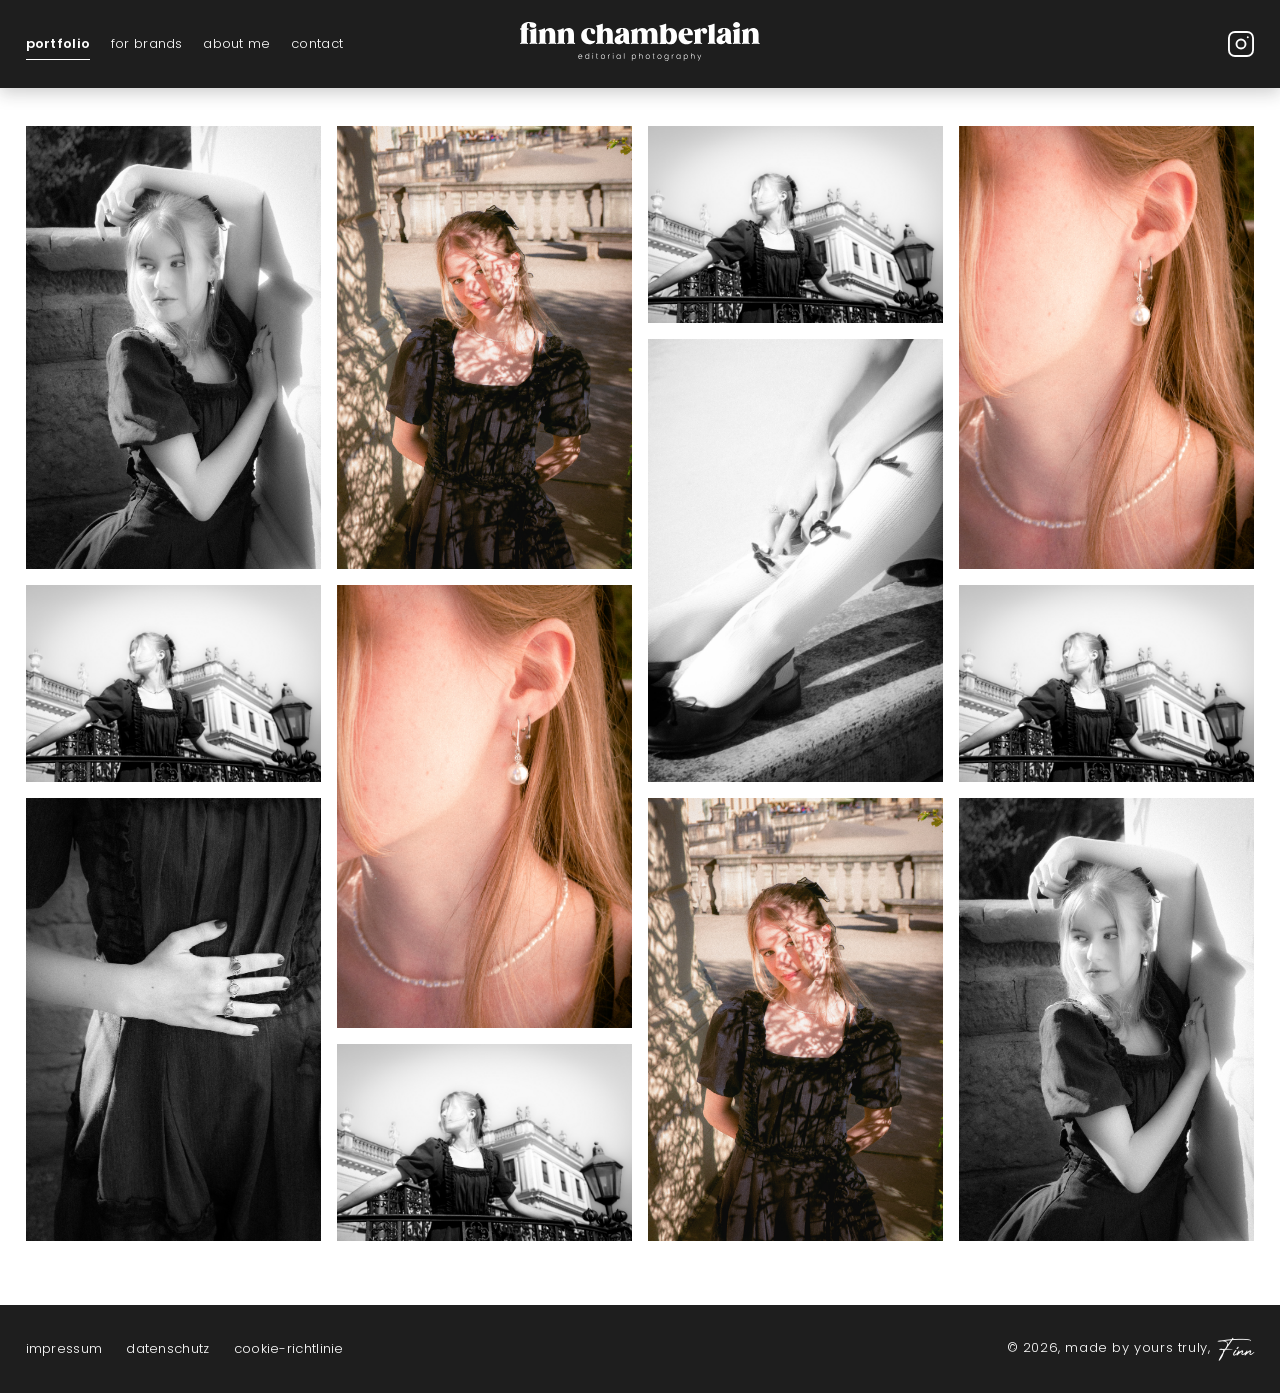
<file: index.html>
<!doctype html>
<html lang="de">
<head>
  <meta charset="utf-8">
  <meta name="viewport" content="width=device-width, initial-scale=1">
  <meta name="description" content="Finn Chamberlain — Porträt-, Fashion- und Editorial-Fotografie.">
  <meta name="theme-color" content="#1E1E1E">
  <title>portfolio — finn chamberlain</title>
  <link rel="stylesheet" href="styles.css?v=editorial-1">
  <script src="image-protection.js" defer></script>
  <script src="foto-daten.js?v=metadata-1" defer></script>
  <script src="script.js?v=metadata-2" defer></script>
</head>
<body>
  <a class="skip-link" href="#main">Zum Inhalt</a>
  <header class="site-header">
    <div class="header-inner">
      <a class="wordmark" href="index.html" aria-label="Finn Chamberlain, Startseite"><img src="logo/finn-chamberlain-logo.svg" alt="Finn Chamberlain — cinematic photography" width="209" height="34"></a>
      <nav aria-label="Hauptnavigation">
        <a href="index.html" aria-current="page">portfolio</a>
        <a href="brands.html">for brands</a>
        <a href="about.html">about me</a>
        <a href="contact.html">contact</a>
      </nav>
      <a class="instagram-link" href="https://www.instagram.com/finnxchamberlain/" target="_blank" rel="noopener noreferrer" aria-label="Finn Chamberlain auf Instagram (neuer Tab)"><img src="resources/instagram.svg" alt="" width="16" height="16"></a>
    </div>
  </header>
  <main id="main" class="page portfolio-page">
    <h1 class="visually-hidden">Finn Chamberlain — Portfolio</h1>
    <section class="portfolio-gallery" aria-label="Ausgewählte Fotografien">
      <div class="portfolio-column">
        <figure class="portfolio-photo"><img src="fotos/DSC01236.jpg" width="952" height="1427" alt="Schwarz-Weiß-Porträt an einer Säule der Orangerie, ein Arm über dem Kopf." fetchpriority="high" decoding="async"></figure>
        <figure class="portfolio-photo is-landscape"><img src="fotos/DSC00937.jpg" width="1500" height="1000" alt="Ein Model am schmiedeeisernen Geländer vor der Orangerie, in Schwarz-Weiß." decoding="async"></figure>
        <figure class="portfolio-photo"><img src="fotos/DSC01363.jpg" width="786" height="1179" alt="Detail einer Hand mit Ringen auf einem schwarzen Kleid." decoding="async"></figure>
      </div>
      <div class="portfolio-column">
        <figure class="portfolio-photo"><img src="fotos/DSC01395-fertig.jpg" width="975" height="1462" alt="Porträt im schwarzen Kleid mit Blattschatten im Gesicht." loading="lazy" decoding="async"></figure>
        <figure class="portfolio-photo"><img src="fotos/DSC01354.jpg" width="691" height="1036" alt="Perlenohrring und Halskette im warmen Sonnenlicht." loading="lazy" decoding="async"></figure>
        <figure class="portfolio-photo is-landscape"><img src="fotos/DSC00937.jpg" width="1500" height="1000" alt="Ein Model am schmiedeeisernen Geländer vor der Orangerie, in Schwarz-Weiß." loading="lazy" decoding="async"></figure>
      </div>
      <div class="portfolio-column">
        <figure class="portfolio-photo is-landscape"><img src="fotos/DSC00937.jpg" width="1500" height="1000" alt="Ein Model am schmiedeeisernen Geländer vor der Orangerie, in Schwarz-Weiß." loading="lazy" decoding="async"></figure>
        <figure class="portfolio-photo"><img src="fotos/ines-orangerie-007.jpg" width="1559" height="2339" alt="Schwarz-Weiß-Detail von Händen mit Ringen, weißen Strümpfen und schwarzen Schuhen auf einer Steintreppe." loading="lazy" decoding="async"></figure>
        <figure class="portfolio-photo"><img src="fotos/DSC01395-fertig.jpg" width="975" height="1462" alt="Porträt im schwarzen Kleid mit Blattschatten im Gesicht." loading="lazy" decoding="async"></figure>
      </div>
      <div class="portfolio-column">
        <figure class="portfolio-photo"><img src="fotos/DSC01354.jpg" width="691" height="1036" alt="Perlenohrring und Halskette im warmen Sonnenlicht." loading="lazy" decoding="async"></figure>
        <figure class="portfolio-photo is-landscape"><img src="fotos/DSC00937.jpg" width="1500" height="1000" alt="Ein Model am schmiedeeisernen Geländer vor der Orangerie, in Schwarz-Weiß." loading="lazy" decoding="async"></figure>
        <figure class="portfolio-photo"><img src="fotos/DSC01236.jpg" width="952" height="1427" alt="Schwarz-Weiß-Porträt an einer Säule der Orangerie, ein Arm über dem Kopf." loading="lazy" decoding="async"></figure>
      </div>
    </section>
  </main>
  <footer class="site-footer">
    <nav aria-label="Rechtliches"><a href="impressum.html">impressum</a><a href="datenschutz.html">datenschutz</a><a href="cookie-richtlinie.html">cookie-richtlinie</a></nav>
    <span class="footer-credit">© 2026, made by yours truly, <span class="signature">Finn</span></span>
  </footer>
</body>
</html>
</file>
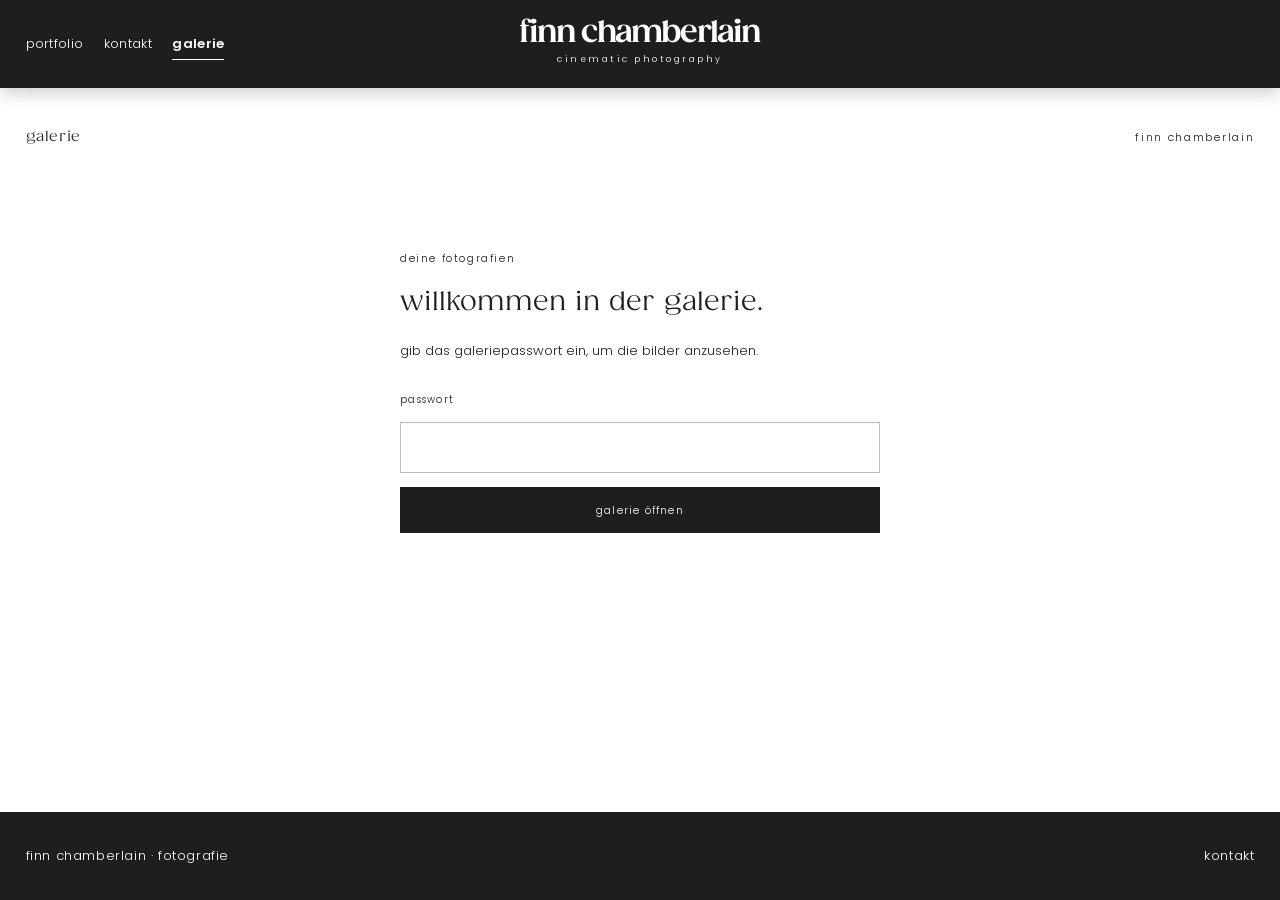
<file: galerie/index.html>
<!doctype html>
<html lang="de">
<head>
  <meta charset="utf-8">
  <meta name="viewport" content="width=device-width, initial-scale=1">
  <meta name="robots" content="noindex, nofollow">
  <meta name="theme-color" content="#111111">
  <title>galerie — finn chamberlain</title>
  <link rel="stylesheet" href="../styles.css?v=editorial-1">
  <link rel="stylesheet" href="gallery.css?v=editorial-1">
  <script src="../image-protection.js" defer></script>
  <script src="config.js" defer></script>
  <script src="local-hint.js" defer></script>
  <script type="module" src="gallery.mjs?v=sidebar-2"></script>
</head>
<body>
  <a class="skip-link" href="#main">Zum Inhalt</a>
  <header class="site-header"><div class="header-inner">
    <a class="wordmark" href="../index.html">finn chamberlain<span>cinematic photography</span></a>
    <nav aria-label="Hauptnavigation"><a href="../index.html">Portfolio</a><a href="../contact.html">Kontakt</a><a href="./" aria-current="page">Galerie</a></nav>
  </div></header>
  <main id="main" class="page gallery-page customer-gallery-page">
    <div class="series-heading"><h1>Galerie</h1><p>Finn Chamberlain</p></div>
    <noscript><p class="message">Bitte aktiviere JavaScript, um die Galerie zu öffnen.</p></noscript>
    <section id="gate" class="gallery-gate" aria-labelledby="gate-title">
      <p class="form-eyebrow">Deine Fotografien</p>
      <h2 id="gate-title">Willkommen in der Galerie.</h2>
      <p>gib das galeriepasswort ein, um die bilder anzusehen.</p>
      <form id="password-form" class="gallery-form">
        <label for="gallery-password">Passwort</label>
        <input id="gallery-password" type="password" autocomplete="current-password" required aria-describedby="login-status">
        <button class="solid-button" type="submit">Galerie öffnen</button>
        <p id="login-status" class="status-message" role="status"></p>
      </form>
    </section>
    <section id="collection" class="gallery-layout" hidden aria-label="Fotogalerie">
      <aside class="gallery-sidebar" aria-labelledby="sidebar-title">
        <button id="close-sidebar" class="text-button drawer-close" type="button" hidden>Schließen ×</button>
        <p class="form-eyebrow">Für dich bereitgestellt</p>
        <h2 id="sidebar-title">Deine Galerie.</h2>
        <dl class="gallery-facts">
          <div class="gallery-count-row"><dt>Fotografien</dt><dd id="photo-count">—</dd></div>
          <div><dt>Gesamtgröße</dt><dd id="total-size">—</dd></div>
          <div><dt>Dateiformate</dt><dd id="photo-formats">—</dd></div>
          <div><dt>Dateigrößen</dt><dd id="file-size-range">—</dd></div>
          <div><dt>Stand der Galerie</dt><dd><time id="gallery-updated">—</time></dd></div>
        </dl>
        <div class="sidebar-guide"><h3>einzelne bilder</h3><p>ein foto anklicken, um es vollständig anzusehen. mit den pfeiltasten wechselst du zwischen den bildern.</p></div>
        <div class="sidebar-actions"><button id="refresh-gallery" class="text-button" type="button">Aktualisieren</button><button id="lock-gallery" class="text-button" type="button">Abmelden</button></div>
        <a class="sidebar-contact" href="../contact.html">Fragen zu deinen Fotos? Kontakt ↗</a>
      </aside>
      <div class="gallery-content">
        <button id="open-sidebar" class="solid-button mobile-sidebar-button" type="button" aria-haspopup="dialog" aria-controls="gallery-drawer">galerie-infos</button>
        <div class="collection-heading"><h2>Alle Fotografien</h2><p>Zum Vergrößern anklicken</p></div>
        <p id="gallery-status" class="status-message" role="status"></p>
        <div id="empty-gallery" class="empty-state" hidden><h3>Noch keine Fotos.</h3><p>Sobald die ersten Bilder veröffentlicht sind, erscheinen sie hier.</p></div>
        <div id="photo-grid" class="customer-grid"></div>
      </div>
    </section>
  </main>
  <footer class="site-footer"><span>Finn Chamberlain · Fotografie</span><a href="../contact.html">Kontakt</a></footer>
  <dialog id="gallery-drawer" class="gallery-drawer" aria-labelledby="sidebar-title"></dialog>
  <dialog id="photo-viewer" class="photo-viewer" aria-label="Vergrößerte Bildansicht">
    <div class="viewer-toolbar"><div><span id="viewer-counter"></span><p id="viewer-meta" class="viewer-meta"></p></div><button id="close-viewer" class="text-button" type="button" autofocus>Schließen ×</button></div>
    <div class="viewer-stage"><img id="viewer-image" alt=""></div>
    <div class="viewer-footer">
      <button id="previous-photo" class="text-button" type="button" aria-label="Vorheriges Foto">← Zurück</button>
      <button id="next-photo" class="text-button" type="button" aria-label="Nächstes Foto">Weiter →</button>
    </div>
  </dialog>
</body>
</html>
</file>
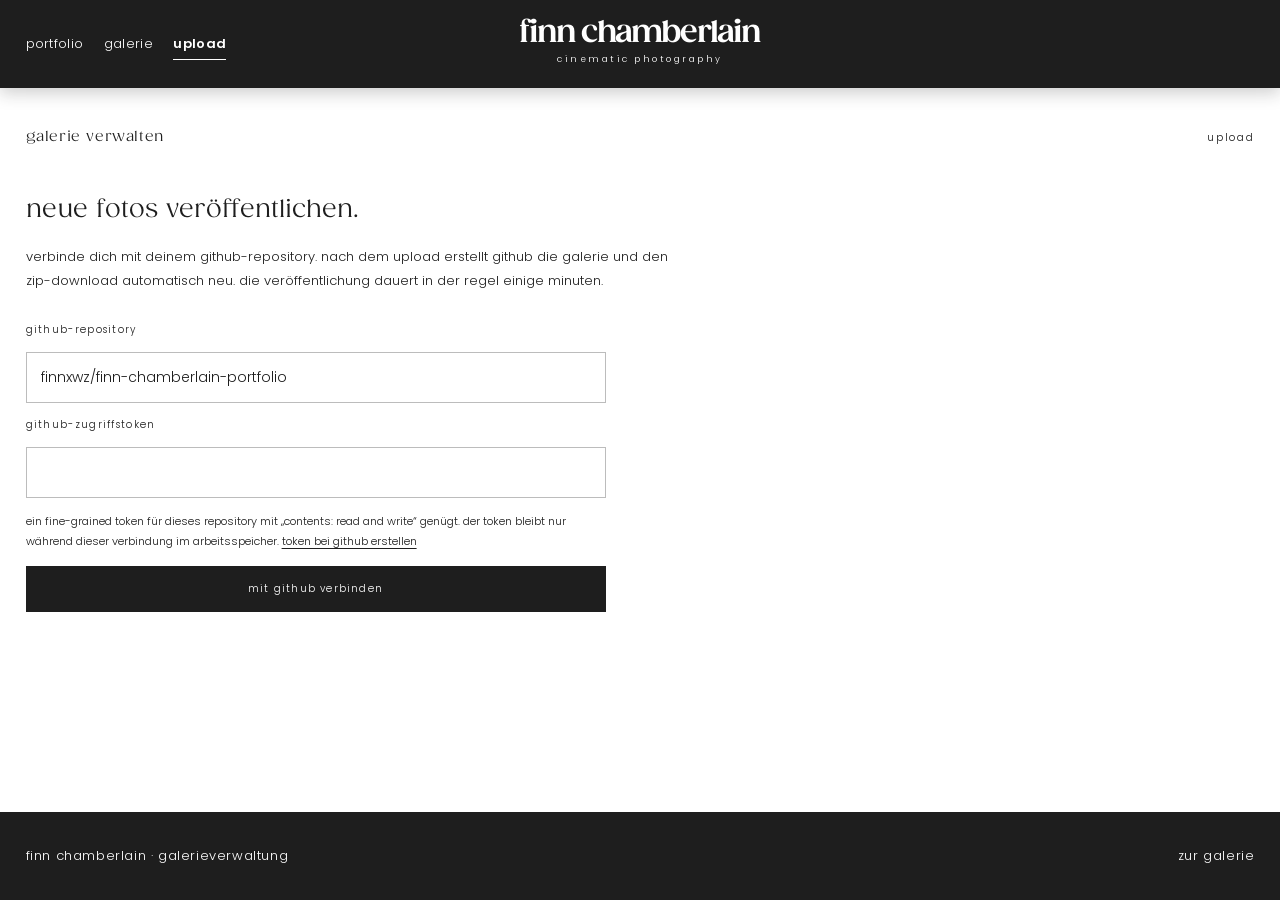
<file: galerie/admin/index.html>
<!doctype html>
<html lang="de">
<head>
  <meta charset="utf-8">
  <meta name="viewport" content="width=device-width, initial-scale=1">
  <meta name="robots" content="noindex, nofollow">
  <meta name="theme-color" content="#111111">
  <title>fotos hochladen — finn chamberlain</title>
  <link rel="stylesheet" href="../../styles.css?v=editorial-1">
  <link rel="stylesheet" href="../gallery.css?v=editorial-1">
  <script src="../../image-protection.js" defer></script>
  <script src="../config.js" defer></script>
  <script src="../local-hint.js" defer></script>
  <script type="module" src="admin.mjs"></script>
</head>
<body>
  <a class="skip-link" href="#main">Zum Inhalt</a>
  <header class="site-header"><div class="header-inner">
    <a class="wordmark" href="../../index.html">finn chamberlain<span>cinematic photography</span></a>
    <nav aria-label="Hauptnavigation"><a href="../../index.html">Portfolio</a><a href="../">Galerie</a><a href="./" aria-current="page">Upload</a></nav>
  </div></header>
  <main id="main" class="page gallery-page">
    <div class="series-heading"><h1>Galerie verwalten</h1><p>Upload</p></div>
    <noscript><p>Bitte aktiviere JavaScript, um Fotos hochzuladen.</p></noscript>
    <div class="admin-intro"><h2>Neue Fotos veröffentlichen.</h2><p>Verbinde dich mit deinem GitHub-Repository. Nach dem Upload erstellt GitHub die Galerie und den ZIP-Download automatisch neu. Die Veröffentlichung dauert in der Regel einige Minuten.</p></div>
    <form id="connect-form" class="gallery-form admin-connect" autocomplete="off">
      <label for="repository">GitHub-Repository</label>
      <input id="repository" type="text" placeholder="benutzername/portfolio" required autocapitalize="none" spellcheck="false">
      <label for="github-token">GitHub-Zugriffstoken</label>
      <input id="github-token" type="password" autocomplete="off" required aria-describedby="token-help connect-status">
      <p id="token-help" class="form-help">Ein Fine-grained Token für dieses Repository mit „Contents: Read and write“ genügt. Der Token bleibt nur während dieser Verbindung im Arbeitsspeicher. <a href="https://github.com/settings/personal-access-tokens/new" target="_blank" rel="noopener noreferrer">Token bei GitHub erstellen</a></p>
      <button class="solid-button" type="submit">Mit GitHub verbinden</button>
      <p id="connect-status" class="status-message" role="status"></p>
    </form>
    <section id="uploader" hidden aria-label="Fotos hochladen">
      <div class="gallery-toolbar"><div><h2>Verbunden</h2><p id="connected-repo" class="muted-copy"></p></div><button id="disconnect" class="text-button" type="button">Verbindung trennen</button></div>
      <div id="upload-zone" class="upload-zone">
        <label for="photo-files">Fotos auswählen oder hierher ziehen</label>
        <input id="photo-files" type="file" accept=".jpg,.jpeg,.png,.webp" multiple>
        <p>JPG, PNG oder WebP · maximal 20 MB pro Foto · bis zu 100 Fotos pro Upload.<br>Neue Bilder werden hinzugefügt. Vorhandene Fotos werden nicht überschrieben.</p>
      </div>
      <ul id="file-list" class="upload-files" aria-label="Ausgewählte Dateien"></ul>
      <p id="selection-status" class="status-message" role="status"></p>
      <progress id="upload-progress" class="upload-progress" value="0" max="1" aria-label="Upload-Fortschritt" hidden></progress>
      <div class="upload-actions"><button id="upload-button" class="solid-button" type="button" disabled>Fotos veröffentlichen</button><button id="clear-selection" class="text-button" type="button" disabled>Auswahl leeren</button></div>
      <p id="upload-status" class="status-message" role="status"></p>
      <div id="result-links" class="result-links" hidden><a id="workflow-link" target="_blank" rel="noopener noreferrer">Veröffentlichung bei GitHub prüfen</a><a href="../" target="_blank" rel="noopener noreferrer">Galerie öffnen</a><a id="commit-link" target="_blank" rel="noopener noreferrer" hidden>Upload im Repository ansehen</a></div>
    </section>
  </main>
  <footer class="site-footer"><span>Finn Chamberlain · Galerieverwaltung</span><a href="../">Zur Galerie</a></footer>
</body>
</html>
</file>
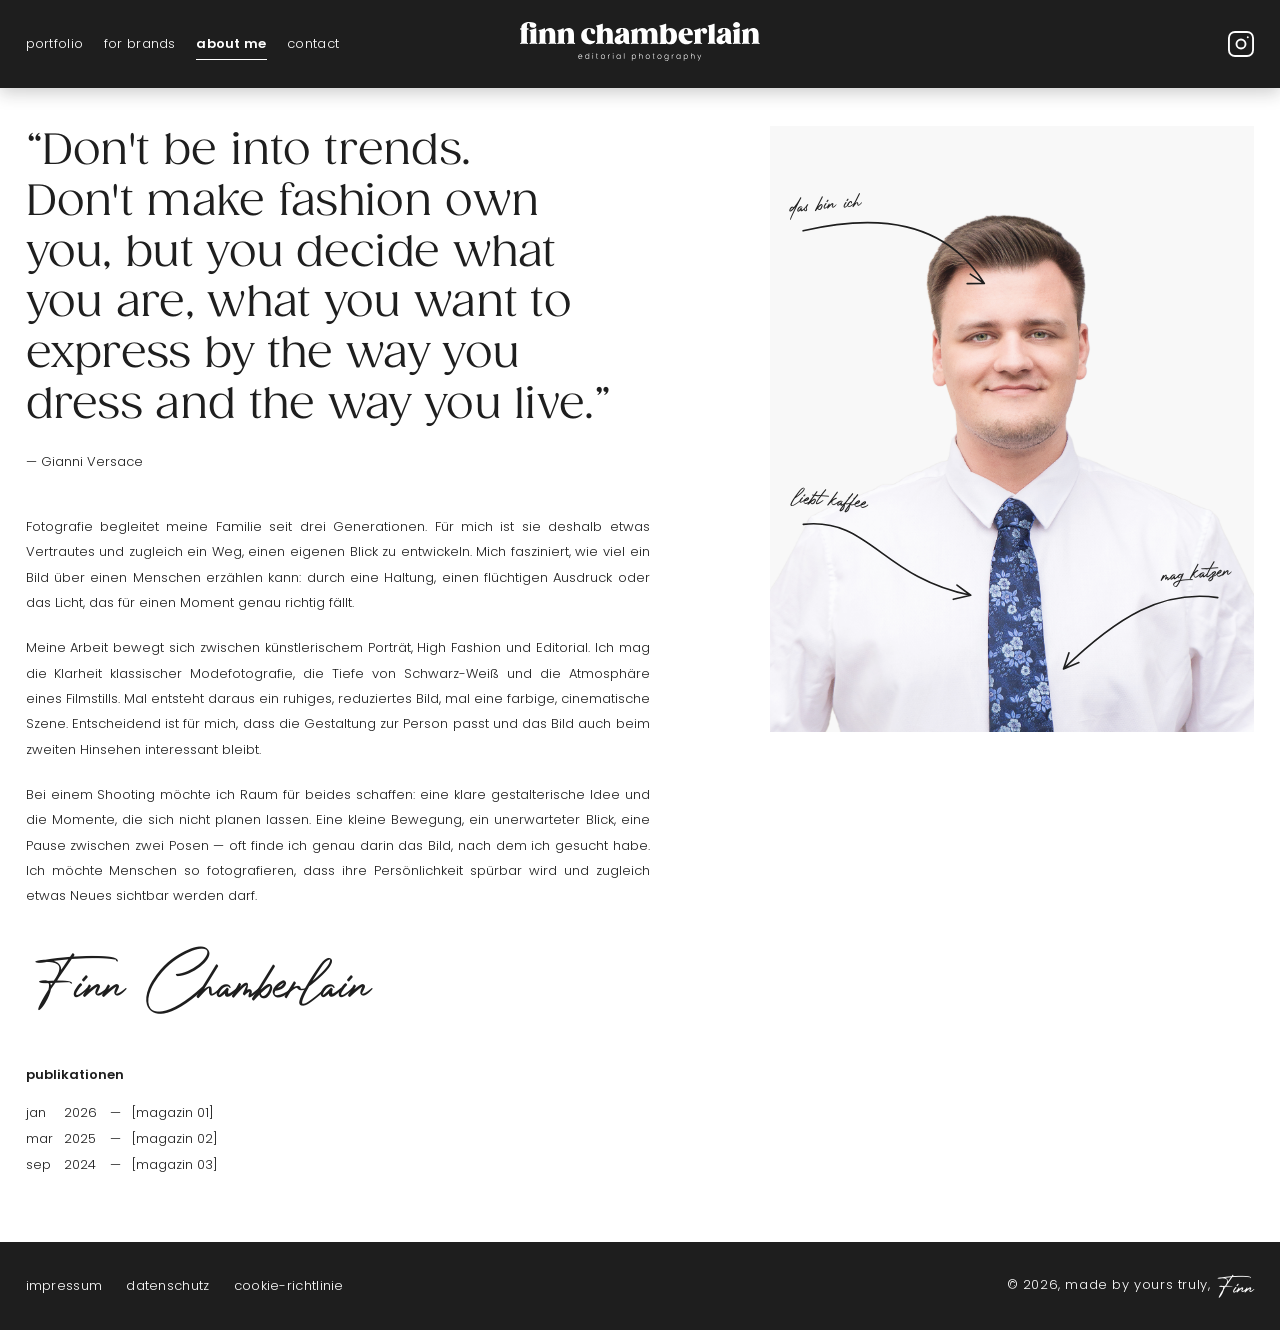
<file: about.html>
<!doctype html>
<html lang="de">
<head>
  <meta charset="utf-8">
  <meta name="viewport" content="width=device-width, initial-scale=1">
  <meta name="description" content="Finn Chamberlain — Über mich und Publikationen.">
  <meta name="theme-color" content="#1E1E1E">
  <title>about me — finn chamberlain</title>
  <link rel="stylesheet" href="styles.css?v=editorial-1">
  <script src="image-protection.js" defer></script>
  <script src="foto-daten.js?v=metadata-1" defer></script>
  <script src="script.js?v=metadata-2" defer></script>
</head>
<body>
  <a class="skip-link" href="#main">Zum Inhalt</a>
  <header class="site-header">
    <div class="header-inner">
      <a class="wordmark" href="index.html" aria-label="Finn Chamberlain, Startseite"><img src="logo/finn-chamberlain-logo.svg" alt="Finn Chamberlain — cinematic photography" width="209" height="34"></a>
      <nav aria-label="Hauptnavigation">
        <a href="index.html">portfolio</a>
        <a href="brands.html">for brands</a>
        <a href="about.html" aria-current="page">about me</a>
        <a href="contact.html">contact</a>
      </nav>
      <a class="instagram-link" href="https://www.instagram.com/finnxchamberlain/" target="_blank" rel="noopener noreferrer" aria-label="Finn Chamberlain auf Instagram (neuer Tab)"><img src="resources/instagram.svg" alt="" width="16" height="16"></a>
    </div>
  </header>
  <main id="main" class="page about-page">
    <h1 class="visually-hidden">about me — finn chamberlain</h1>
    <section class="about-layout" aria-label="persönlicher einblick">
      <div class="about-copy">
        <blockquote class="about-quote"><p>“Don't be into trends. Don't make fashion own you, but you decide what you are, what you want to express by the way you dress and the way you live.”</p></blockquote>
        <p class="about-author">— Gianni Versace</p>
        <div class="about-prose">
          <p>Fotografie begleitet meine Familie seit drei Generationen. Für mich ist sie deshalb etwas Vertrautes und zugleich ein Weg, einen eigenen Blick zu entwickeln. Mich fasziniert, wie viel ein Bild über einen Menschen erzählen kann: durch eine Haltung, einen flüchtigen Ausdruck oder das Licht, das für einen Moment genau richtig fällt.</p>
          <p>Meine Arbeit bewegt sich zwischen künstlerischem Porträt, High Fashion und Editorial. Ich mag die Klarheit klassischer Modefotografie, die Tiefe von Schwarz-Weiß und die Atmosphäre eines Filmstills. Mal entsteht daraus ein ruhiges, reduziertes Bild, mal eine farbige, cinematische Szene. Entscheidend ist für mich, dass die Gestaltung zur Person passt und das Bild auch beim zweiten Hinsehen interessant bleibt.</p>
          <p>Bei einem Shooting möchte ich Raum für beides schaffen: eine klare gestalterische Idee und die Momente, die sich nicht planen lassen. Eine kleine Bewegung, ein unerwarteter Blick, eine Pause zwischen zwei Posen — oft finde ich genau darin das Bild, nach dem ich gesucht habe. Ich möchte Menschen so fotografieren, dass ihre Persönlichkeit spürbar wird und zugleich etwas Neues sichtbar werden darf.</p>
        </div>
        <p class="about-signature">Finn Chamberlain</p>
        <section class="about-publications" aria-labelledby="publications-title">
          <h2 id="publications-title">publikationen</h2>
          <ul aria-label="platzhalter für spätere publikationen">
            <li><span>jan</span> <span>2026</span> <span aria-hidden="true">—</span> <span>[magazin 01]</span></li>
            <li><span>mar</span> <span>2025</span> <span aria-hidden="true">—</span> <span>[magazin 02]</span></li>
            <li><span>sep</span> <span>2024</span> <span aria-hidden="true">—</span> <span>[magazin 03]</span></li>
          </ul>
        </section>
      </div>
      <figure class="about-figure">
        <img class="about-portrait" src="resources/ich.jpg" width="1600" height="2000" alt="Finn Chamberlain in weißem Hemd und gemusterter Krawatte vor hellem Hintergrund." fetchpriority="high" decoding="async">
        <figcaption class="photo-notes">
          <span class="photo-note note-intro"><span>das bin ich</span><svg viewBox="0 0 160 70" aria-hidden="true"><path d="M8 8C65 0 116 9 142 60M132 52l10 8-13-1"/></svg></span>
          <span class="photo-note note-coffee"><span>liebt kaffee</span><svg viewBox="0 0 160 70" aria-hidden="true"><path d="M9 9C59 0 71 45 140 54M129 47l11 7-13 4"/></svg></span>
          <span class="photo-note note-cats"><span>mag katzen</span><svg viewBox="0 0 160 70" aria-hidden="true"><path d="M148 9C107 0 71 18 27 55M39 51l-12 4 5-12"/></svg></span>
        </figcaption>
      </figure>
    </section>

  </main>
  <footer class="site-footer">
    <nav aria-label="Rechtliches"><a href="impressum.html">impressum</a><a href="datenschutz.html">datenschutz</a><a href="cookie-richtlinie.html">cookie-richtlinie</a></nav>
    <span class="footer-credit">© 2026, made by yours truly, <span class="signature">Finn</span></span>
  </footer>
</body>
</html>
</file>
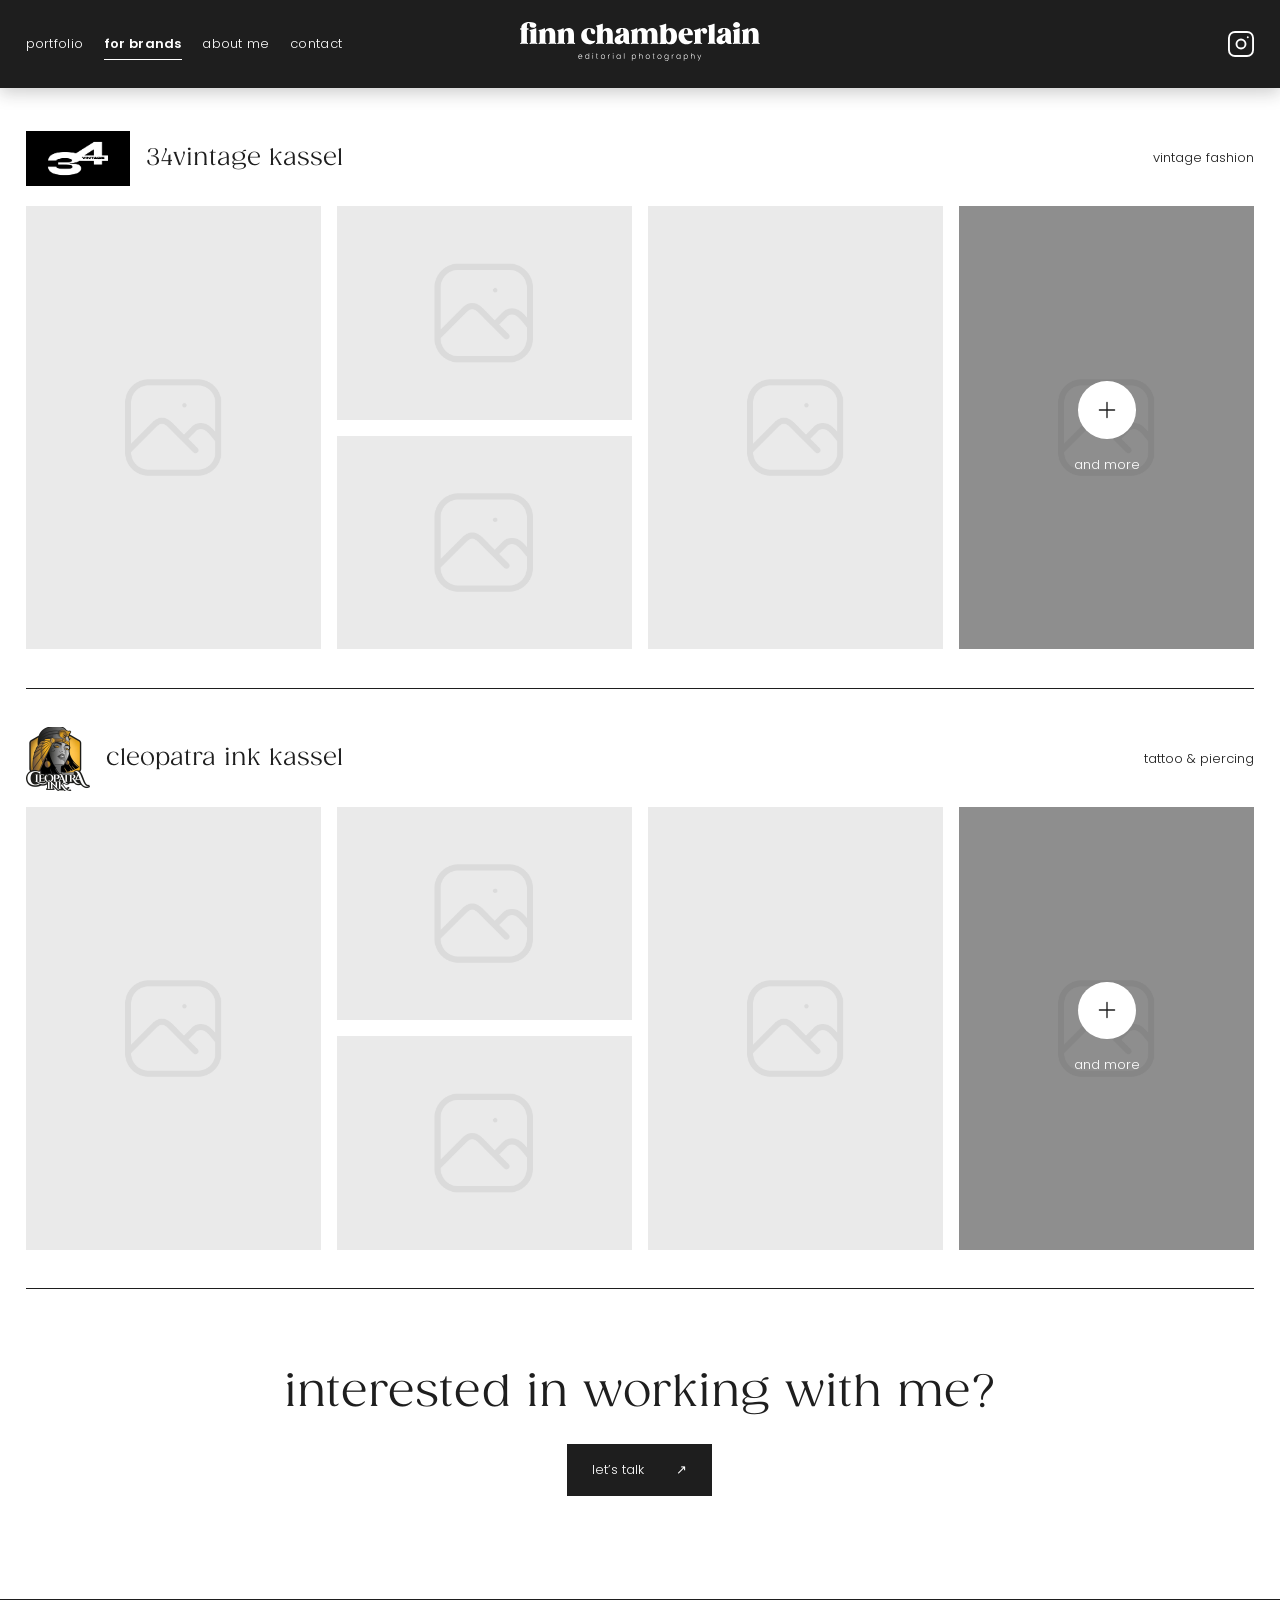
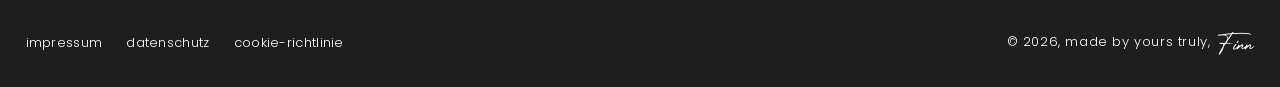
<file: brands.html>
<!doctype html>
<html lang="de">
<head>
  <meta charset="utf-8">
  <meta name="viewport" content="width=device-width, initial-scale=1">
  <meta name="description" content="For Brands — Finn Chamberlain. Fotografie für 34vintage Kassel und Cleopatra Ink Kassel.">
  <meta name="theme-color" content="#1E1E1E">
  <title>for brands — finn chamberlain</title>
  <link rel="stylesheet" href="styles.css?v=editorial-1">
  <script src="image-protection.js" defer></script>
  <script src="foto-daten.js?v=metadata-1" defer></script>
  <script src="script.js?v=metadata-2" defer></script>
</head>
<body>
  <a class="skip-link" href="#main">Zum Inhalt</a>
  <header class="site-header">
    <div class="header-inner">
      <a class="wordmark" href="index.html" aria-label="Finn Chamberlain, Startseite"><img src="logo/finn-chamberlain-logo.svg" alt="Finn Chamberlain — cinematic photography" width="209" height="34"></a>
      <nav aria-label="Hauptnavigation"><a href="index.html">portfolio</a><a href="brands.html" aria-current="page">for brands</a><a href="about.html">about me</a><a href="contact.html">contact</a></nav>
      <a class="instagram-link" href="https://www.instagram.com/finnxchamberlain/" target="_blank" rel="noopener noreferrer" aria-label="Finn Chamberlain auf Instagram (neuer Tab)"><img src="resources/instagram.svg" alt="" width="26" height="26"></a>
    </div>
  </header>
  <main id="main" class="page brands-page">
    <h1 class="visually-hidden">For Brands — 34vintage Kassel und Cleopatra Ink Kassel</h1>
    <section class="brand-section" aria-labelledby="brand-01-title">
      <div class="brand-heading">
        <div class="brand-identity"><img class="brand-logo brand-logo--vintage" src="logo/34vintage.png" width="1200" height="628" alt="34vintage Logo" decoding="async"><h2 id="brand-01-title">34vintage Kassel</h2></div>
        <p>Vintage Fashion</p>
      </div>
      <div class="brand-composition" aria-label="Bildkomposition für 34vintage Kassel, alle Bilder sind Platzhalter">
        <figure class="brand-portrait"><img src="resources/platzhalter-hoch.png" width="494" height="741" alt="Hochformat-Platzhalter für 34vintage Kassel." decoding="async"></figure>
        <div class="brand-landscape-stack">
          <figure><img src="resources/platzhalter-quer.png" width="494" height="349" alt="Querformat-Platzhalter für 34vintage Kassel." decoding="async"></figure>
          <figure><img src="resources/platzhalter-quer.png" width="494" height="349" alt="Querformat-Platzhalter für 34vintage Kassel." decoding="async"></figure>
        </div>
        <figure class="brand-portrait"><img src="resources/platzhalter-hoch.png" width="494" height="741" alt="Hochformat-Platzhalter für 34vintage Kassel." decoding="async"></figure>
        <div class="brand-portrait brand-more">
          <img src="resources/platzhalter-hoch.png" width="494" height="741" alt="Hochformat-Platzhalter für 34vintage Kassel." decoding="async">
          <button class="brand-more-button" type="button" data-brand-more aria-label="Weitere Platzhalterbilder für 34vintage Kassel ansehen"><span class="more-circle" aria-hidden="true"><svg viewBox="0 0 24 24"><path d="M12 5v14M5 12h14"/></svg></span><span>And More</span></button>
        </div>
      </div>
      <div class="brand-extra-images" hidden>
        <img src="resources/platzhalter-hoch.png" width="494" height="741" alt="Weiterer Hochformat-Platzhalter für 34vintage Kassel.">
        <img src="resources/platzhalter-quer.png" width="494" height="349" alt="Weiterer Querformat-Platzhalter für 34vintage Kassel.">
      </div>
      <hr class="brand-divider">
    </section>
    <section class="brand-section" aria-labelledby="brand-02-title">
      <div class="brand-heading">
        <div class="brand-identity"><img class="brand-logo" src="logo/cleopatra-ink.webp" width="512" height="512" alt="Cleopatra Ink Logo" loading="lazy" decoding="async"><h2 id="brand-02-title">Cleopatra Ink Kassel</h2></div>
        <p>Tattoo &amp; Piercing</p>
      </div>
      <div class="brand-composition" aria-label="Bildkomposition für Cleopatra Ink Kassel, alle Bilder sind Platzhalter">
        <figure class="brand-portrait"><img src="resources/platzhalter-hoch.png" width="494" height="741" alt="Hochformat-Platzhalter für Cleopatra Ink Kassel." loading="lazy" decoding="async"></figure>
        <div class="brand-landscape-stack">
          <figure><img src="resources/platzhalter-quer.png" width="494" height="349" alt="Querformat-Platzhalter für Cleopatra Ink Kassel." loading="lazy" decoding="async"></figure>
          <figure><img src="resources/platzhalter-quer.png" width="494" height="349" alt="Querformat-Platzhalter für Cleopatra Ink Kassel." loading="lazy" decoding="async"></figure>
        </div>
        <figure class="brand-portrait"><img src="resources/platzhalter-hoch.png" width="494" height="741" alt="Hochformat-Platzhalter für Cleopatra Ink Kassel." loading="lazy" decoding="async"></figure>
        <div class="brand-portrait brand-more">
          <img src="resources/platzhalter-hoch.png" width="494" height="741" alt="Hochformat-Platzhalter für Cleopatra Ink Kassel." loading="lazy" decoding="async">
          <button class="brand-more-button" type="button" data-brand-more aria-label="Weitere Platzhalterbilder für Cleopatra Ink Kassel ansehen"><span class="more-circle" aria-hidden="true"><svg viewBox="0 0 24 24"><path d="M12 5v14M5 12h14"/></svg></span><span>And More</span></button>
        </div>
      </div>
      <div class="brand-extra-images" hidden>
        <img src="resources/platzhalter-hoch.png" width="494" height="741" alt="Weiterer Hochformat-Platzhalter für Cleopatra Ink Kassel.">
        <img src="resources/platzhalter-quer.png" width="494" height="349" alt="Weiterer Querformat-Platzhalter für Cleopatra Ink Kassel.">
      </div>
      <hr class="brand-divider">
    </section>
    <section class="brands-cta" aria-labelledby="brands-cta-title">
      <h2 id="brands-cta-title">Interested in working with me?</h2>
      <a class="cta-button" href="contact.html">Let’s talk <span aria-hidden="true">↗</span></a>
    </section>
  </main>
  <footer class="site-footer">
    <nav aria-label="Rechtliches"><a href="impressum.html">impressum</a><a href="datenschutz.html">datenschutz</a><a href="cookie-richtlinie.html">cookie-richtlinie</a></nav>
    <span class="footer-credit">© 2026, made by yours truly, <span class="signature">Finn</span></span>
  </footer>
</body>
</html>
</file>
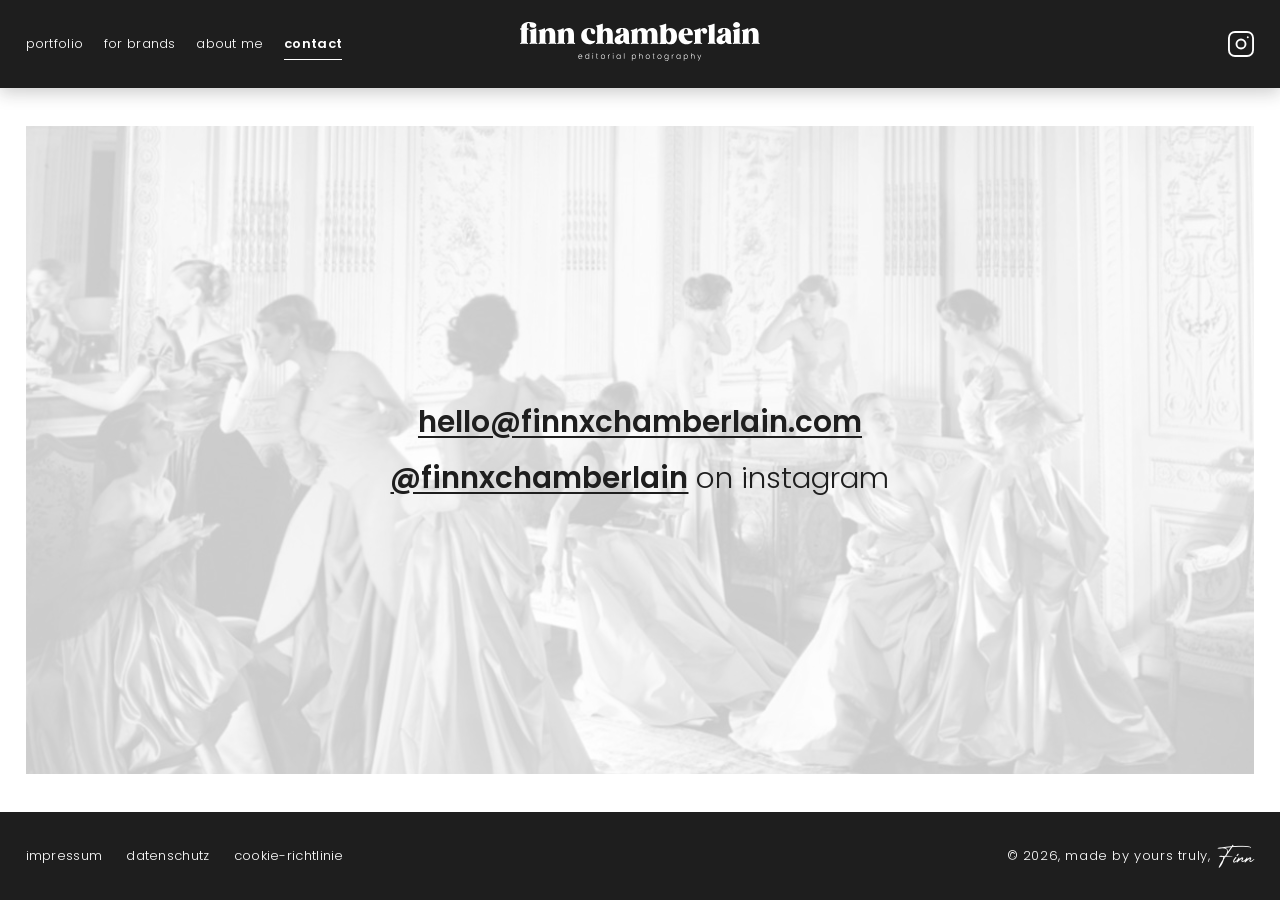
<file: contact.html>
<!doctype html>
<html lang="de">
<head>
  <meta charset="utf-8">
  <meta name="viewport" content="width=device-width, initial-scale=1">
  <meta name="description" content="Kontakt zu Finn Chamberlain — für Porträts, Editorials und fotografische Projekte für Brands.">
  <meta name="theme-color" content="#1E1E1E">
  <title>contact — finn chamberlain</title>
  <link rel="stylesheet" href="styles.css?v=editorial-1">
  <script src="image-protection.js" defer></script>
  <script src="foto-daten.js?v=metadata-1" defer></script>
  <script src="script.js?v=metadata-2" defer></script>
</head>
<body class="is-contact">
  <a class="skip-link" href="#main">Zum Inhalt</a>
  <header class="site-header">
    <div class="header-inner">
      <a class="wordmark" href="index.html" aria-label="Finn Chamberlain, Startseite"><img src="logo/finn-chamberlain-logo.svg" alt="Finn Chamberlain — cinematic photography" width="209" height="34"></a>
      <nav aria-label="Hauptnavigation"><a href="index.html">portfolio</a><a href="brands.html">for brands</a><a href="about.html">about me</a><a href="contact.html" aria-current="page">contact</a></nav>
      <a class="instagram-link" href="https://www.instagram.com/finnxchamberlain/" target="_blank" rel="noopener noreferrer" aria-label="Finn Chamberlain auf Instagram (neuer Tab)"><img src="resources/instagram.svg" alt="" width="26" height="26"></a>
    </div>
  </header>
  <main id="main" class="page contact-page">
    <h1 class="visually-hidden">Contact — Finn Chamberlain</h1>
    <img class="contact-background" src="resources/hintergrund-aboutme.jfif" alt="" aria-hidden="true" decoding="async">
    <div class="contact-center">
      <a class="contact-email" href="mailto:hello@finnxchamberlain.com">hello@finnxchamberlain.com</a>
      <p><a class="contact-instagram" href="https://www.instagram.com/finnxchamberlain/" target="_blank" rel="noopener noreferrer">@finnxchamberlain</a> <span>on Instagram</span></p>
    </div>
  </main>
  <footer class="site-footer">
    <nav aria-label="Rechtliches"><a href="impressum.html">impressum</a><a href="datenschutz.html">datenschutz</a><a href="cookie-richtlinie.html">cookie-richtlinie</a></nav>
    <span class="footer-credit">© 2026, made by yours truly, <span class="signature">Finn</span></span>
  </footer>
</body>
</html>
</file>
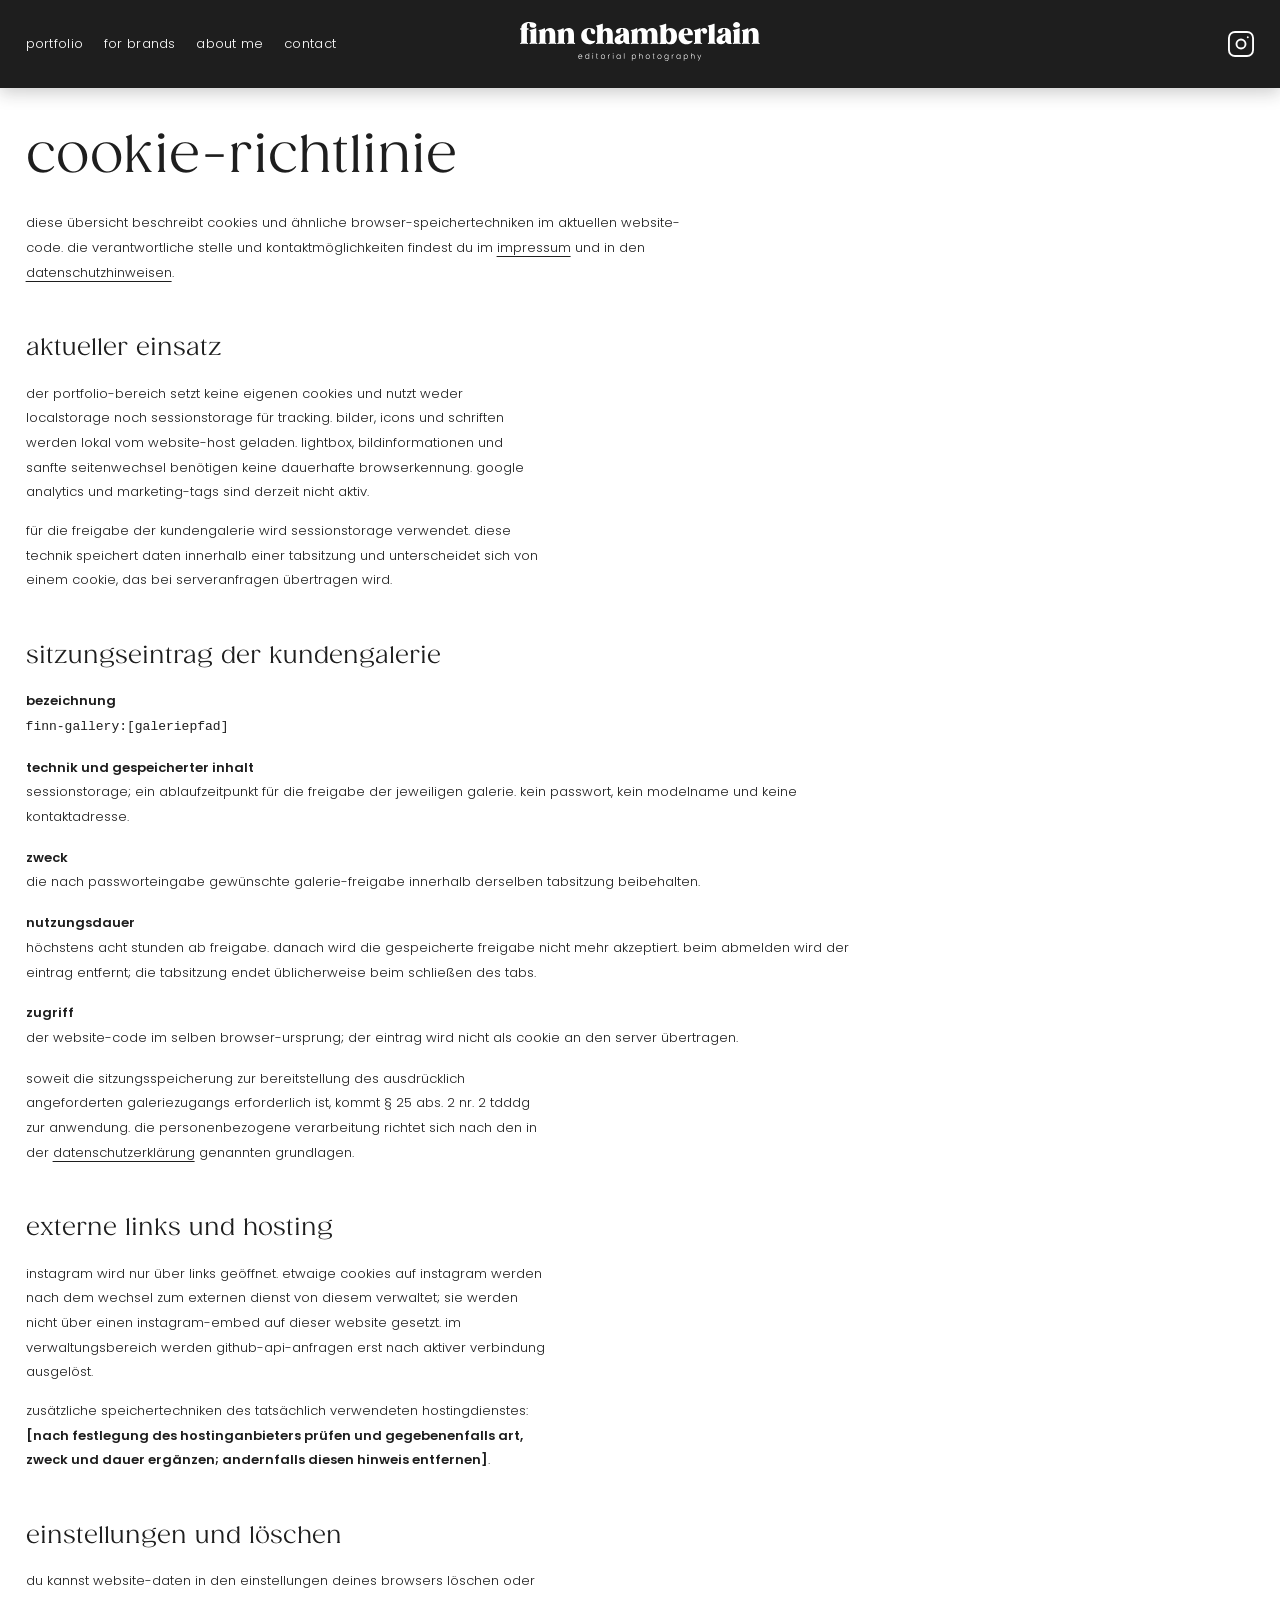
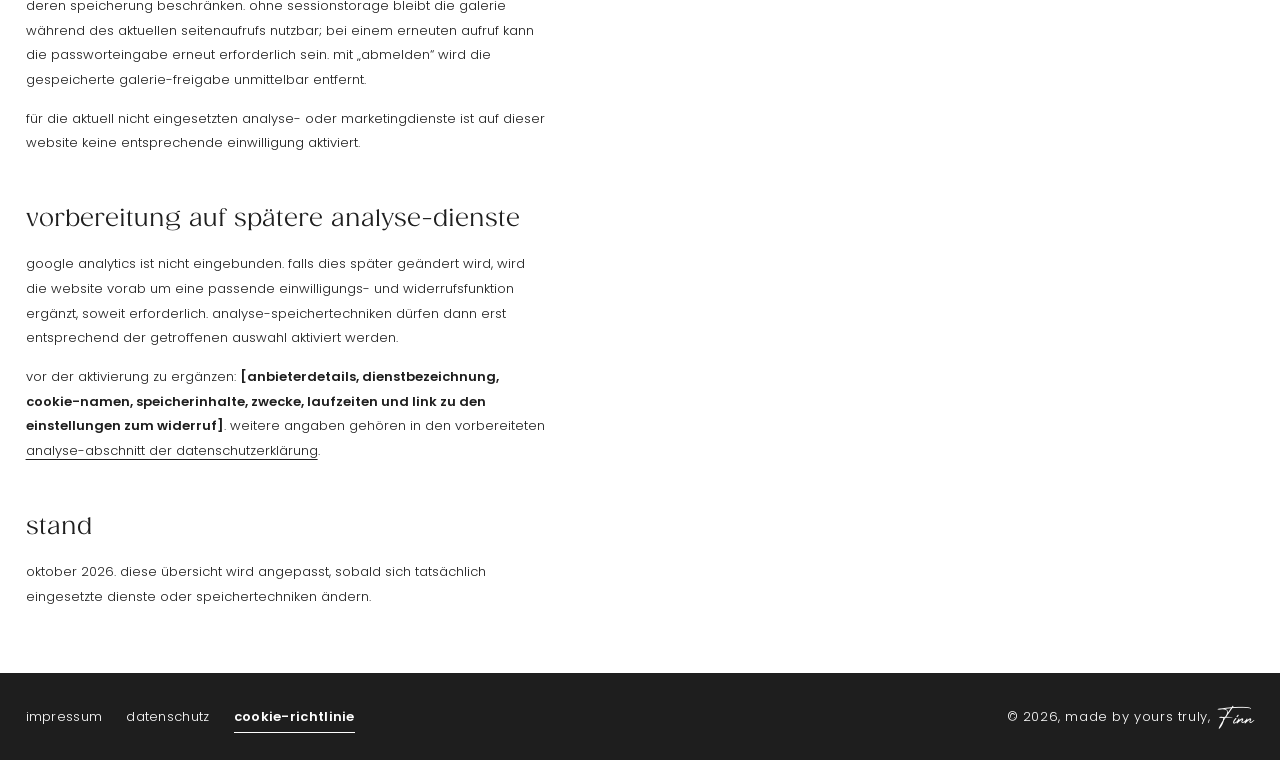
<file: cookie-richtlinie.html>
<!doctype html>
<html lang="de">
<head>
  <meta charset="utf-8">
  <meta name="viewport" content="width=device-width, initial-scale=1">
  <meta name="description" content="hinweise zu cookies, sessionstorage in der kundengalerie und derzeit nicht aktivem tracking.">
  <meta name="theme-color" content="#1E1E1E">
  <title>cookie-richtlinie — finn chamberlain</title>
  <link rel="stylesheet" href="styles.css?v=editorial-1">
  <script src="image-protection.js" defer></script>
  <script src="foto-daten.js?v=metadata-1" defer></script>
  <script src="script.js?v=metadata-2" defer></script>
</head>
<body>
  <a class="skip-link" href="#main">Zum Inhalt</a>
  <header class="site-header">
    <div class="header-inner">
      <a class="wordmark" href="index.html" aria-label="Finn Chamberlain, Startseite"><img src="logo/finn-chamberlain-logo.svg" alt="Finn Chamberlain — cinematic photography" width="209" height="34"></a>
      <nav aria-label="Hauptnavigation"><a href="index.html">portfolio</a><a href="brands.html">for brands</a><a href="about.html">about me</a><a href="contact.html">contact</a></nav>
      <a class="instagram-link" href="https://www.instagram.com/finnxchamberlain/" target="_blank" rel="noopener noreferrer" aria-label="Finn Chamberlain auf Instagram (neuer Tab)"><img src="resources/instagram.svg" alt="" width="20" height="20"></a>
    </div>
  </header>
  <main id="main" class="page legal-page">
    <h1>cookie-richtlinie</h1>
    <p class="legal-intro">diese übersicht beschreibt cookies und ähnliche browser-speichertechniken im aktuellen website-code. die verantwortliche stelle und kontaktmöglichkeiten findest du im <a href="impressum.html">impressum</a> und in den <a href="datenschutz.html">datenschutzhinweisen</a>.</p>
    <section class="legal-section" aria-labelledby="current-storage-title">
      <h2 id="current-storage-title">aktueller einsatz</h2>
      <p>der portfolio-bereich setzt keine eigenen cookies und nutzt weder localstorage noch sessionstorage für tracking. bilder, icons und schriften werden lokal vom website-host geladen. lightbox, bildinformationen und sanfte seitenwechsel benötigen keine dauerhafte browserkennung. google analytics und marketing-tags sind derzeit nicht aktiv.</p>
      <p>für die freigabe der kundengalerie wird sessionstorage verwendet. diese technik speichert daten innerhalb einer tabsitzung und unterscheidet sich von einem cookie, das bei serveranfragen übertragen wird.</p>
    </section>
    <section class="legal-section" aria-labelledby="session-details-title">
      <h2 id="session-details-title">sitzungseintrag der kundengalerie</h2>
      <dl>
        <dt>bezeichnung</dt><dd><code>finn-gallery:[galeriepfad]</code></dd>
        <dt>technik und gespeicherter inhalt</dt><dd>sessionstorage; ein ablaufzeitpunkt für die freigabe der jeweiligen galerie. kein passwort, kein modelname und keine kontaktadresse.</dd>
        <dt>zweck</dt><dd>die nach passworteingabe gewünschte galerie-freigabe innerhalb derselben tabsitzung beibehalten.</dd>
        <dt>nutzungsdauer</dt><dd>höchstens acht stunden ab freigabe. danach wird die gespeicherte freigabe nicht mehr akzeptiert. beim abmelden wird der eintrag entfernt; die tabsitzung endet üblicherweise beim schließen des tabs.</dd>
        <dt>zugriff</dt><dd>der website-code im selben browser-ursprung; der eintrag wird nicht als cookie an den server übertragen.</dd>
      </dl>
      <p>soweit die sitzungsspeicherung zur bereitstellung des ausdrücklich angeforderten galeriezugangs erforderlich ist, kommt § 25 abs. 2 nr. 2 tdddg zur anwendung. die personenbezogene verarbeitung richtet sich nach den in der <a href="datenschutz.html">datenschutzerklärung</a> genannten grundlagen.</p>
    </section>
    <section class="legal-section" aria-labelledby="external-storage-title">
      <h2 id="external-storage-title">externe links und hosting</h2>
      <p>instagram wird nur über links geöffnet. etwaige cookies auf instagram werden nach dem wechsel zum externen dienst von diesem verwaltet; sie werden nicht über einen instagram-embed auf dieser website gesetzt. im verwaltungsbereich werden github-api-anfragen erst nach aktiver verbindung ausgelöst.</p>
      <p>zusätzliche speichertechniken des tatsächlich verwendeten hostingdienstes: <span class="legal-placeholder">[nach festlegung des hostinganbieters prüfen und gegebenenfalls art, zweck und dauer ergänzen; andernfalls diesen hinweis entfernen]</span>.</p>
    </section>
    <section class="legal-section" aria-labelledby="storage-controls-title">
      <h2 id="storage-controls-title">einstellungen und löschen</h2>
      <p>du kannst website-daten in den einstellungen deines browsers löschen oder deren speicherung beschränken. ohne sessionstorage bleibt die galerie während des aktuellen seitenaufrufs nutzbar; bei einem erneuten aufruf kann die passworteingabe erneut erforderlich sein. mit „abmelden“ wird die gespeicherte galerie-freigabe unmittelbar entfernt.</p>
      <p>für die aktuell nicht eingesetzten analyse- oder marketingdienste ist auf dieser website keine entsprechende einwilligung aktiviert.</p>
    </section>
    <section id="analytics" class="legal-section" aria-labelledby="future-analytics-title">
      <h2 id="future-analytics-title">vorbereitung auf spätere analyse-dienste</h2>
      <p>google analytics ist nicht eingebunden. falls dies später geändert wird, wird die website vorab um eine passende einwilligungs- und widerrufsfunktion ergänzt, soweit erforderlich. analyse-speichertechniken dürfen dann erst entsprechend der getroffenen auswahl aktiviert werden.</p>
      <p>vor der aktivierung zu ergänzen: <span class="legal-placeholder">[anbieterdetails, dienstbezeichnung, cookie-namen, speicherinhalte, zwecke, laufzeiten und link zu den einstellungen zum widerruf]</span>. weitere angaben gehören in den vorbereiteten <a href="datenschutz.html#analytics">analyse-abschnitt der datenschutzerklärung</a>.</p>
    </section>
    <section class="legal-section" aria-labelledby="cookie-status-title">
      <h2 id="cookie-status-title">stand</h2>
      <p>oktober 2026. diese übersicht wird angepasst, sobald sich tatsächlich eingesetzte dienste oder speichertechniken ändern.</p>
    </section>
  </main>
  <footer class="site-footer">
    <nav aria-label="Rechtliches"><a href="impressum.html">impressum</a><a href="datenschutz.html">datenschutz</a><a href="cookie-richtlinie.html" aria-current="page">cookie-richtlinie</a></nav>
    <span class="footer-credit">© 2026, made by yours truly, <span class="signature">Finn</span></span>
  </footer>
</body>
</html>
</file>
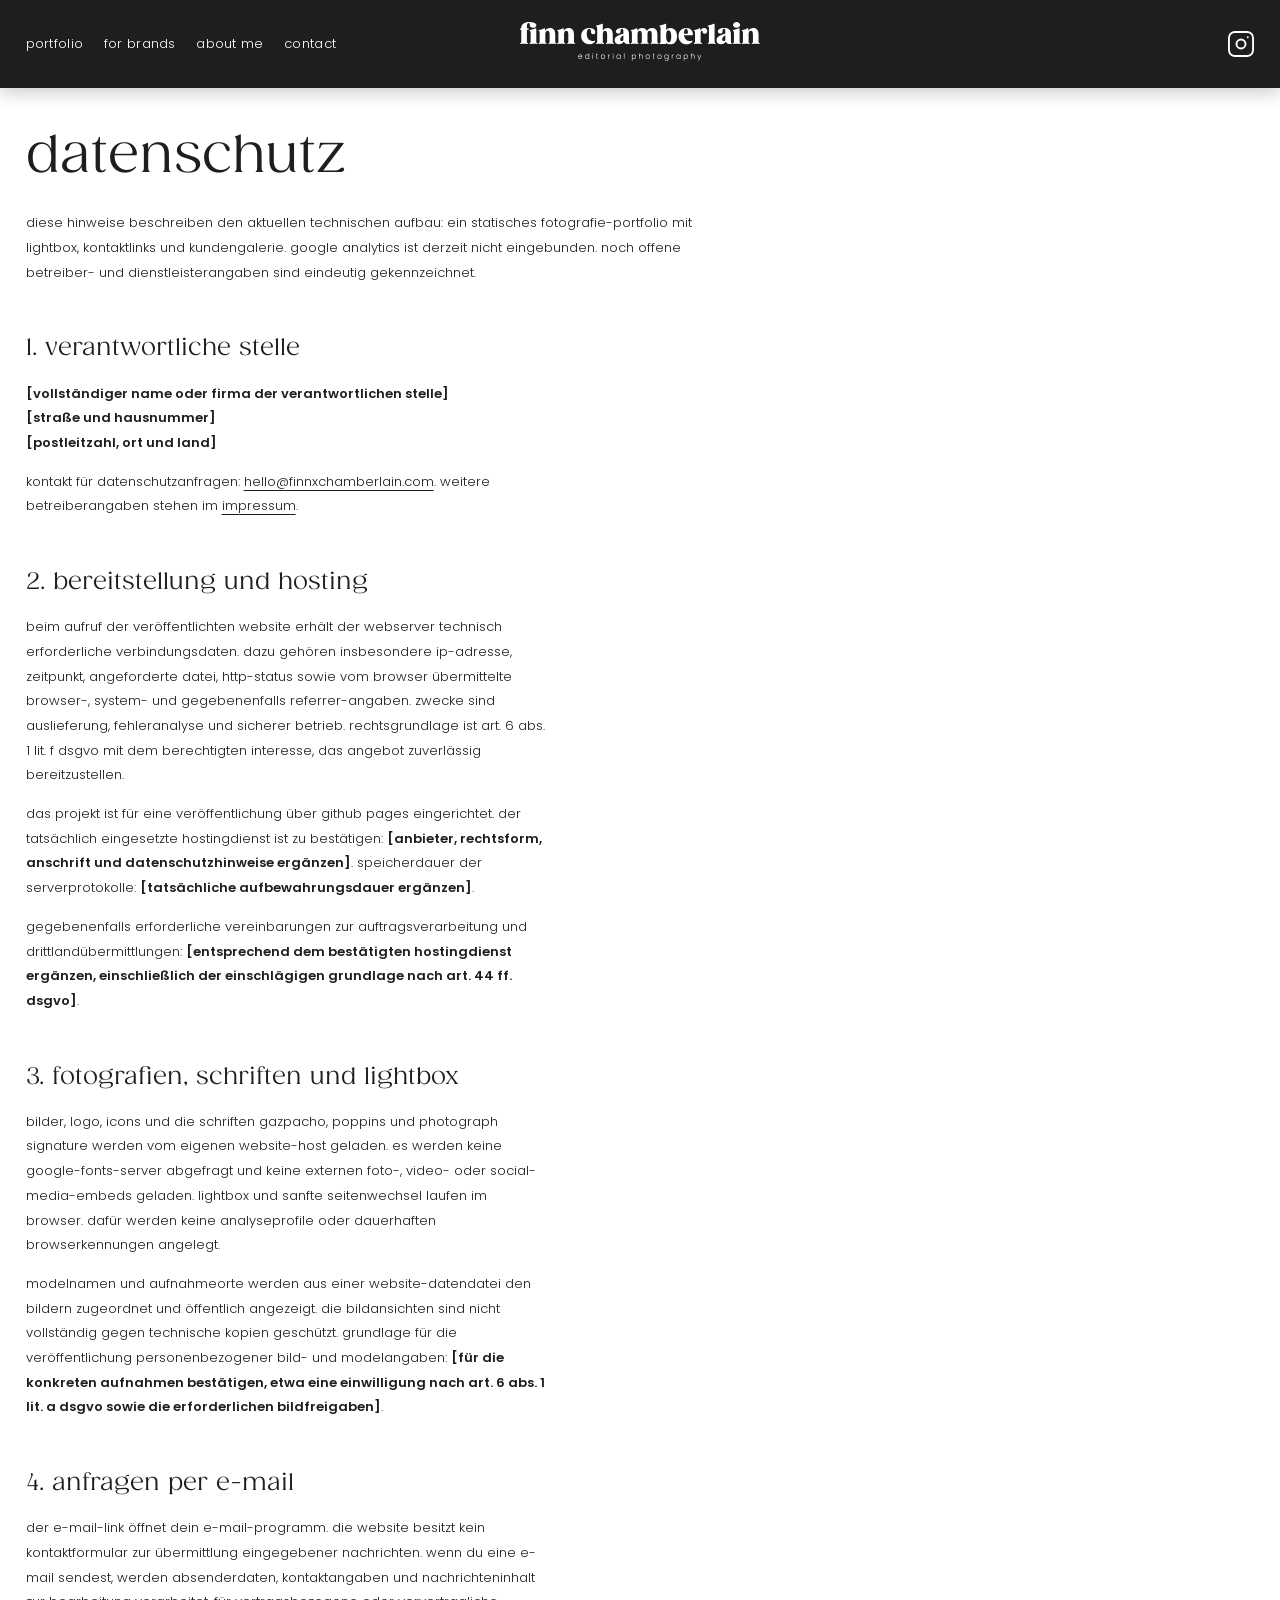
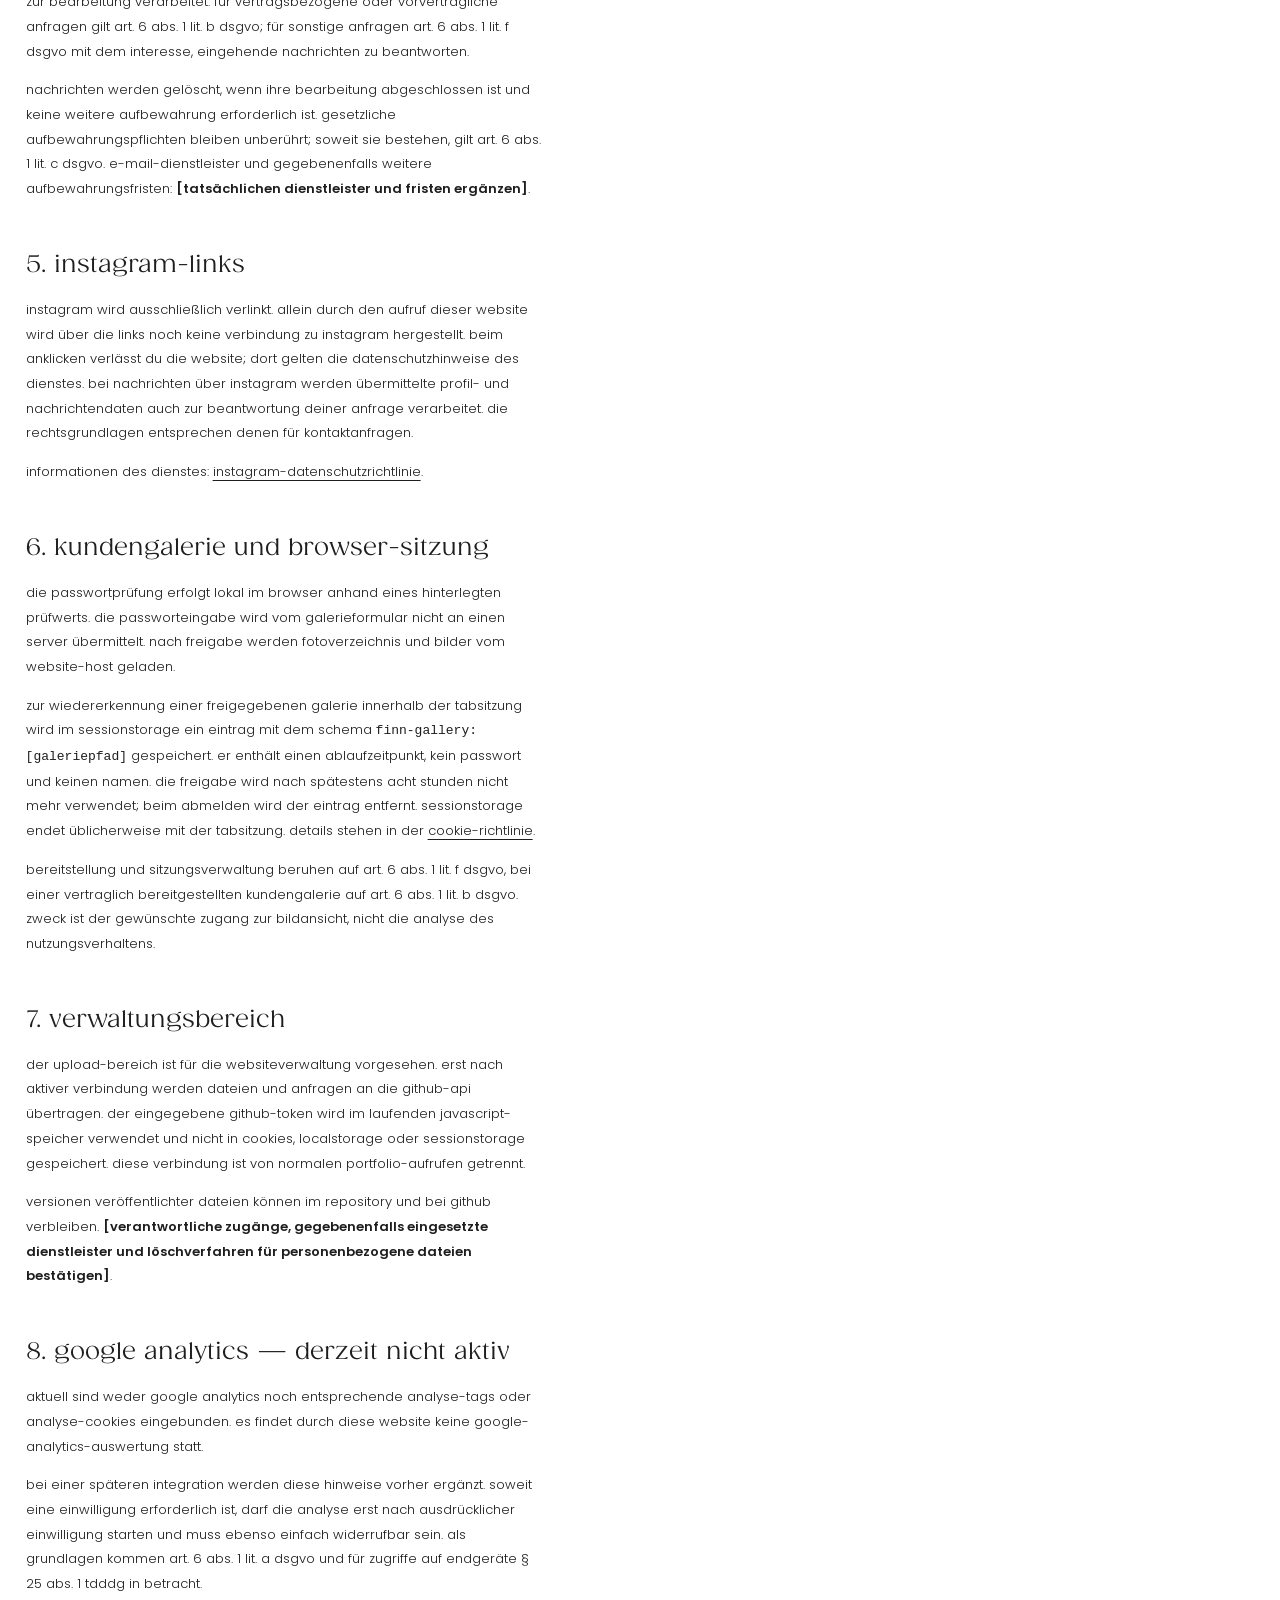
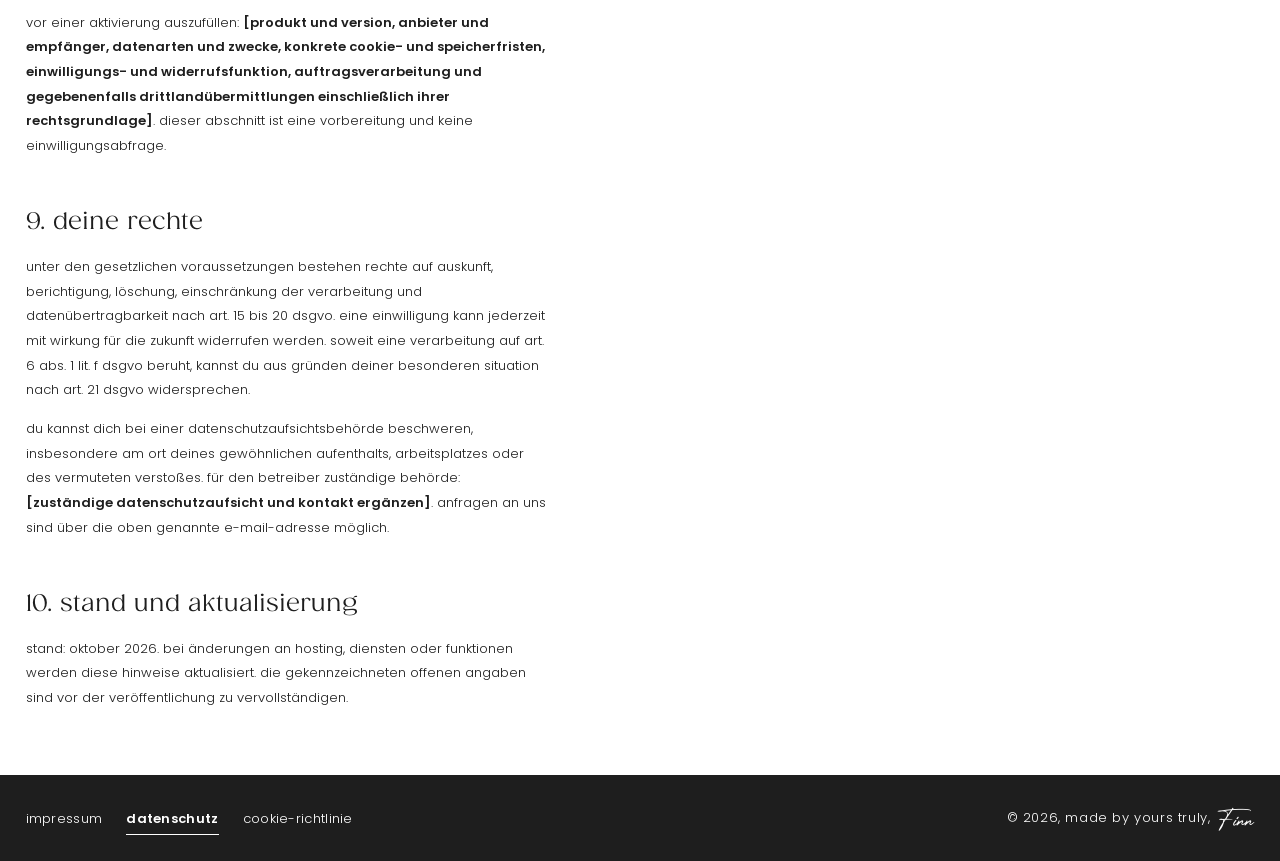
<file: datenschutz.html>
<!doctype html>
<html lang="de">
<head>
  <meta charset="utf-8">
  <meta name="viewport" content="width=device-width, initial-scale=1">
  <meta name="description" content="datenschutzhinweise zu portfolio, kontakt, kundengalerie und lokal eingebundenen inhalten.">
  <meta name="theme-color" content="#1E1E1E">
  <title>datenschutz — finn chamberlain</title>
  <link rel="stylesheet" href="styles.css?v=editorial-1">
  <script src="image-protection.js" defer></script>
  <script src="foto-daten.js?v=metadata-1" defer></script>
  <script src="script.js?v=metadata-2" defer></script>
</head>
<body>
  <a class="skip-link" href="#main">Zum Inhalt</a>
  <header class="site-header">
    <div class="header-inner">
      <a class="wordmark" href="index.html" aria-label="Finn Chamberlain, Startseite"><img src="logo/finn-chamberlain-logo.svg" alt="Finn Chamberlain — cinematic photography" width="209" height="34"></a>
      <nav aria-label="Hauptnavigation"><a href="index.html">portfolio</a><a href="brands.html">for brands</a><a href="about.html">about me</a><a href="contact.html">contact</a></nav>
      <a class="instagram-link" href="https://www.instagram.com/finnxchamberlain/" target="_blank" rel="noopener noreferrer" aria-label="Finn Chamberlain auf Instagram (neuer Tab)"><img src="resources/instagram.svg" alt="" width="20" height="20"></a>
    </div>
  </header>
  <main id="main" class="page legal-page">
    <h1>datenschutz</h1>
    <p class="legal-intro">diese hinweise beschreiben den aktuellen technischen aufbau: ein statisches fotografie-portfolio mit lightbox, kontaktlinks und kundengalerie. google analytics ist derzeit nicht eingebunden. noch offene betreiber- und dienstleisterangaben sind eindeutig gekennzeichnet.</p>
    <section class="legal-section" aria-labelledby="controller-title">
      <h2 id="controller-title">1. verantwortliche stelle</h2>
      <p class="legal-placeholder">[vollständiger name oder firma der verantwortlichen stelle]<br>[straße und hausnummer]<br>[postleitzahl, ort und land]</p>
      <p>kontakt für datenschutzanfragen: <a href="mailto:hello@finnxchamberlain.com">hello@finnxchamberlain.com</a>. weitere betreiberangaben stehen im <a href="impressum.html">impressum</a>.</p>
    </section>
    <section class="legal-section" aria-labelledby="hosting-title">
      <h2 id="hosting-title">2. bereitstellung und hosting</h2>
      <p>beim aufruf der veröffentlichten website erhält der webserver technisch erforderliche verbindungsdaten. dazu gehören insbesondere ip-adresse, zeitpunkt, angeforderte datei, http-status sowie vom browser übermittelte browser-, system- und gegebenenfalls referrer-angaben. zwecke sind auslieferung, fehleranalyse und sicherer betrieb. rechtsgrundlage ist art. 6 abs. 1 lit. f dsgvo mit dem berechtigten interesse, das angebot zuverlässig bereitzustellen.</p>
      <p>das projekt ist für eine veröffentlichung über github pages eingerichtet. der tatsächlich eingesetzte hostingdienst ist zu bestätigen: <span class="legal-placeholder">[anbieter, rechtsform, anschrift und datenschutzhinweise ergänzen]</span>. speicherdauer der serverprotokolle: <span class="legal-placeholder">[tatsächliche aufbewahrungsdauer ergänzen]</span>.</p>
      <p>gegebenenfalls erforderliche vereinbarungen zur auftragsverarbeitung und drittlandübermittlungen: <span class="legal-placeholder">[entsprechend dem bestätigten hostingdienst ergänzen, einschließlich der einschlägigen grundlage nach art. 44 ff. dsgvo]</span>.</p>
    </section>
    <section class="legal-section" aria-labelledby="local-assets-title">
      <h2 id="local-assets-title">3. fotografien, schriften und lightbox</h2>
      <p>bilder, logo, icons und die schriften gazpacho, poppins und photograph signature werden vom eigenen website-host geladen. es werden keine google-fonts-server abgefragt und keine externen foto-, video- oder social-media-embeds geladen. lightbox und sanfte seitenwechsel laufen im browser. dafür werden keine analyseprofile oder dauerhaften browserkennungen angelegt.</p>
      <p>modelnamen und aufnahmeorte werden aus einer website-datendatei den bildern zugeordnet und öffentlich angezeigt. die bildansichten sind nicht vollständig gegen technische kopien geschützt. grundlage für die veröffentlichung personenbezogener bild- und modelangaben: <span class="legal-placeholder">[für die konkreten aufnahmen bestätigen, etwa eine einwilligung nach art. 6 abs. 1 lit. a dsgvo sowie die erforderlichen bildfreigaben]</span>.</p>
    </section>
    <section class="legal-section" aria-labelledby="inquiries-title">
      <h2 id="inquiries-title">4. anfragen per e-mail</h2>
      <p>der e-mail-link öffnet dein e-mail-programm. die website besitzt kein kontaktformular zur übermittlung eingegebener nachrichten. wenn du eine e-mail sendest, werden absenderdaten, kontaktangaben und nachrichteninhalt zur bearbeitung verarbeitet. für vertragsbezogene oder vorvertragliche anfragen gilt art. 6 abs. 1 lit. b dsgvo; für sonstige anfragen art. 6 abs. 1 lit. f dsgvo mit dem interesse, eingehende nachrichten zu beantworten.</p>
      <p>nachrichten werden gelöscht, wenn ihre bearbeitung abgeschlossen ist und keine weitere aufbewahrung erforderlich ist. gesetzliche aufbewahrungspflichten bleiben unberührt; soweit sie bestehen, gilt art. 6 abs. 1 lit. c dsgvo. e-mail-dienstleister und gegebenenfalls weitere aufbewahrungsfristen: <span class="legal-placeholder">[tatsächlichen dienstleister und fristen ergänzen]</span>.</p>
    </section>
    <section class="legal-section" aria-labelledby="instagram-title">
      <h2 id="instagram-title">5. instagram-links</h2>
      <p>instagram wird ausschließlich verlinkt. allein durch den aufruf dieser website wird über die links noch keine verbindung zu instagram hergestellt. beim anklicken verlässt du die website; dort gelten die datenschutzhinweise des dienstes. bei nachrichten über instagram werden übermittelte profil- und nachrichtendaten auch zur beantwortung deiner anfrage verarbeitet. die rechtsgrundlagen entsprechen denen für kontaktanfragen.</p>
      <p>informationen des dienstes: <a href="https://privacycenter.instagram.com/policy/" target="_blank" rel="noopener noreferrer">instagram-datenschutzrichtlinie</a>.</p>
    </section>
    <section class="legal-section" aria-labelledby="gallery-privacy-title">
      <h2 id="gallery-privacy-title">6. kundengalerie und browser-sitzung</h2>
      <p>die passwortprüfung erfolgt lokal im browser anhand eines hinterlegten prüfwerts. die passworteingabe wird vom galerieformular nicht an einen server übermittelt. nach freigabe werden fotoverzeichnis und bilder vom website-host geladen.</p>
      <p>zur wiedererkennung einer freigegebenen galerie innerhalb der tabsitzung wird im sessionstorage ein eintrag mit dem schema <code>finn-gallery:[galeriepfad]</code> gespeichert. er enthält einen ablaufzeitpunkt, kein passwort und keinen namen. die freigabe wird nach spätestens acht stunden nicht mehr verwendet; beim abmelden wird der eintrag entfernt. sessionstorage endet üblicherweise mit der tabsitzung. details stehen in der <a href="cookie-richtlinie.html">cookie-richtlinie</a>.</p>
      <p>bereitstellung und sitzungsverwaltung beruhen auf art. 6 abs. 1 lit. f dsgvo, bei einer vertraglich bereitgestellten kundengalerie auf art. 6 abs. 1 lit. b dsgvo. zweck ist der gewünschte zugang zur bildansicht, nicht die analyse des nutzungsverhaltens.</p>
    </section>
    <section class="legal-section" aria-labelledby="admin-privacy-title">
      <h2 id="admin-privacy-title">7. verwaltungsbereich</h2>
      <p>der upload-bereich ist für die websiteverwaltung vorgesehen. erst nach aktiver verbindung werden dateien und anfragen an die github-api übertragen. der eingegebene github-token wird im laufenden javascript-speicher verwendet und nicht in cookies, localstorage oder sessionstorage gespeichert. diese verbindung ist von normalen portfolio-aufrufen getrennt.</p>
      <p>versionen veröffentlichter dateien können im repository und bei github verbleiben. <span class="legal-placeholder">[verantwortliche zugänge, gegebenenfalls eingesetzte dienstleister und löschverfahren für personenbezogene dateien bestätigen]</span>.</p>
    </section>
    <section id="analytics" class="legal-section" aria-labelledby="analytics-title">
      <h2 id="analytics-title">8. google analytics — derzeit nicht aktiv</h2>
      <p>aktuell sind weder google analytics noch entsprechende analyse-tags oder analyse-cookies eingebunden. es findet durch diese website keine google-analytics-auswertung statt.</p>
      <p>bei einer späteren integration werden diese hinweise vorher ergänzt. soweit eine einwilligung erforderlich ist, darf die analyse erst nach ausdrücklicher einwilligung starten und muss ebenso einfach widerrufbar sein. als grundlagen kommen art. 6 abs. 1 lit. a dsgvo und für zugriffe auf endgeräte § 25 abs. 1 tdddg in betracht.</p>
      <p>vor einer aktivierung auszufüllen: <span class="legal-placeholder">[produkt und version, anbieter und empfänger, datenarten und zwecke, konkrete cookie- und speicherfristen, einwilligungs- und widerrufsfunktion, auftragsverarbeitung und gegebenenfalls drittlandübermittlungen einschließlich ihrer rechtsgrundlage]</span>. dieser abschnitt ist eine vorbereitung und keine einwilligungsabfrage.</p>
    </section>
    <section class="legal-section" aria-labelledby="rights-privacy-title">
      <h2 id="rights-privacy-title">9. deine rechte</h2>
      <p>unter den gesetzlichen voraussetzungen bestehen rechte auf auskunft, berichtigung, löschung, einschränkung der verarbeitung und datenübertragbarkeit nach art. 15 bis 20 dsgvo. eine einwilligung kann jederzeit mit wirkung für die zukunft widerrufen werden. soweit eine verarbeitung auf art. 6 abs. 1 lit. f dsgvo beruht, kannst du aus gründen deiner besonderen situation nach art. 21 dsgvo widersprechen.</p>
      <p>du kannst dich bei einer datenschutzaufsichtsbehörde beschweren, insbesondere am ort deines gewöhnlichen aufenthalts, arbeitsplatzes oder des vermuteten verstoßes. für den betreiber zuständige behörde: <span class="legal-placeholder">[zuständige datenschutzaufsicht und kontakt ergänzen]</span>. anfragen an uns sind über die oben genannte e-mail-adresse möglich.</p>
    </section>
    <section class="legal-section" aria-labelledby="privacy-status-title">
      <h2 id="privacy-status-title">10. stand und aktualisierung</h2>
      <p>stand: oktober 2026. bei änderungen an hosting, diensten oder funktionen werden diese hinweise aktualisiert. die gekennzeichneten offenen angaben sind vor der veröffentlichung zu vervollständigen.</p>
    </section>
  </main>
  <footer class="site-footer">
    <nav aria-label="Rechtliches"><a href="impressum.html">impressum</a><a href="datenschutz.html" aria-current="page">datenschutz</a><a href="cookie-richtlinie.html">cookie-richtlinie</a></nav>
    <span class="footer-credit">© 2026, made by yours truly, <span class="signature">Finn</span></span>
  </footer>
</body>
</html>
</file>
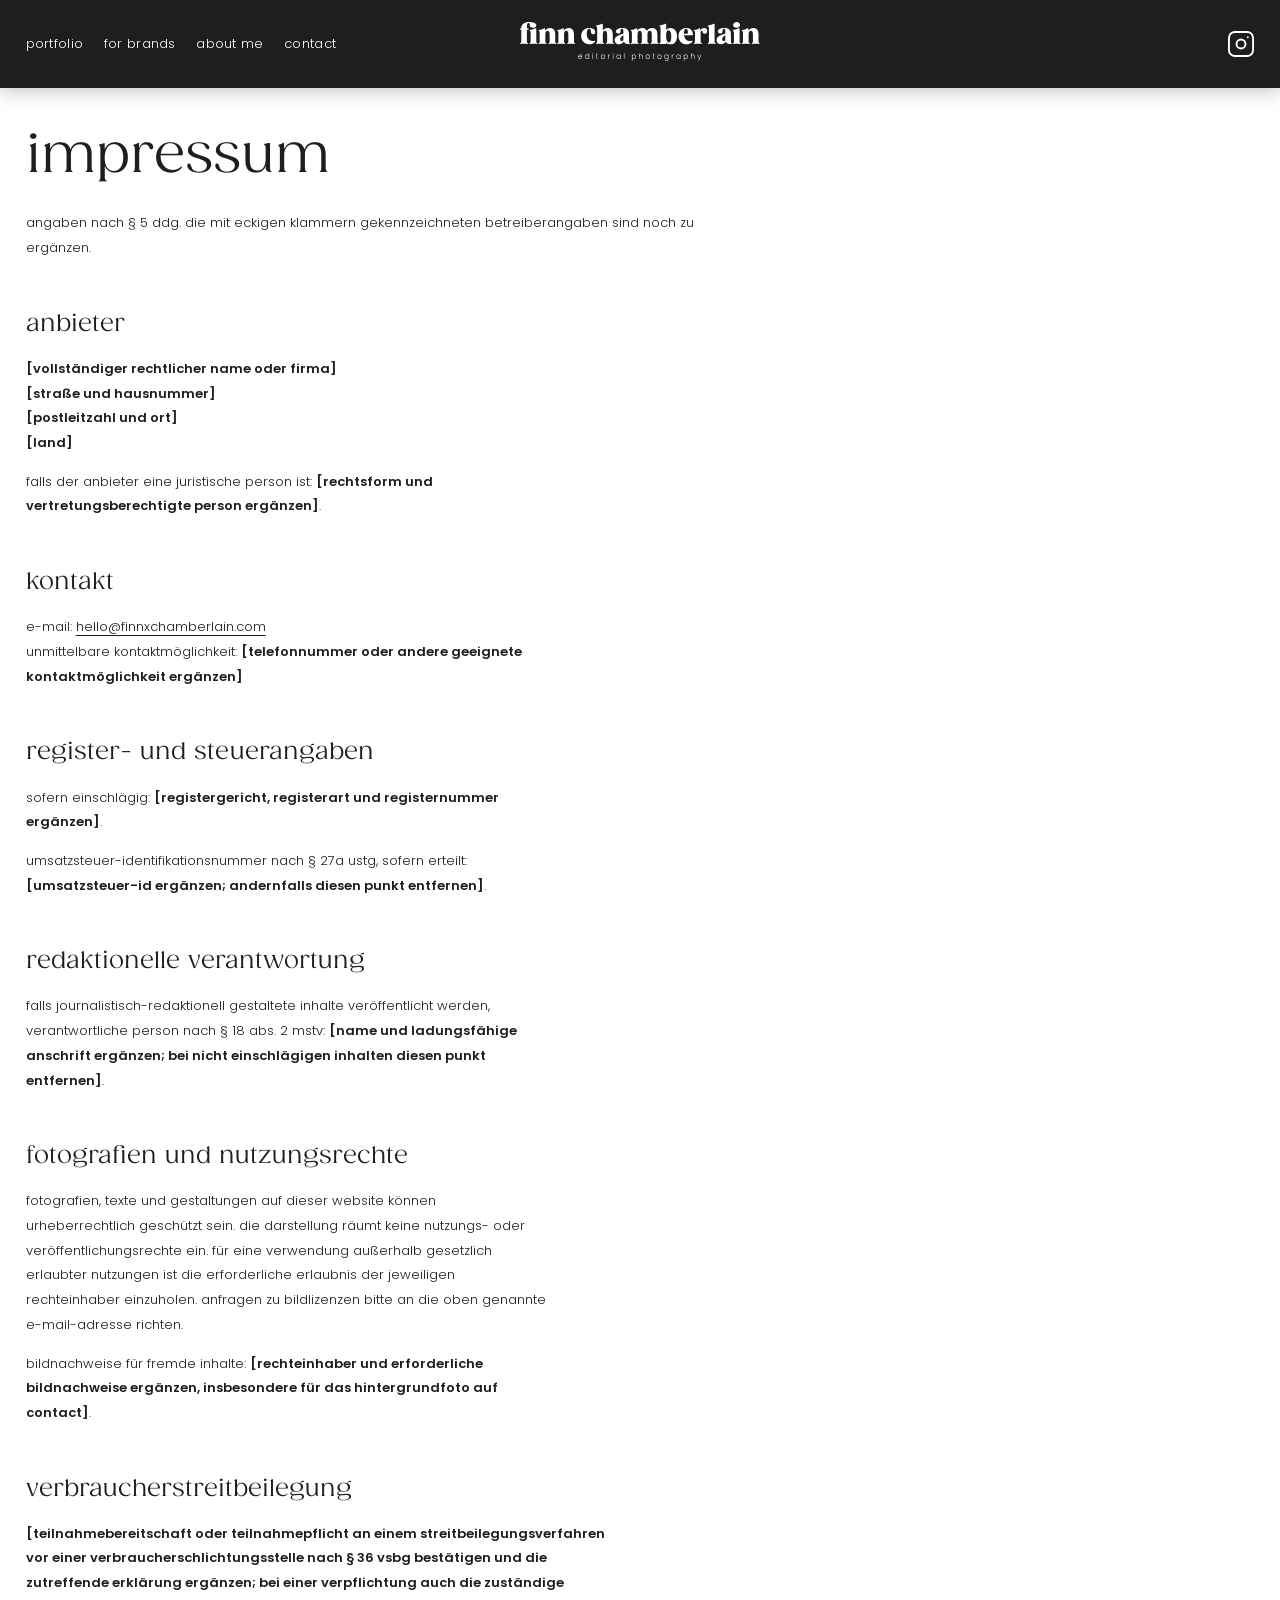
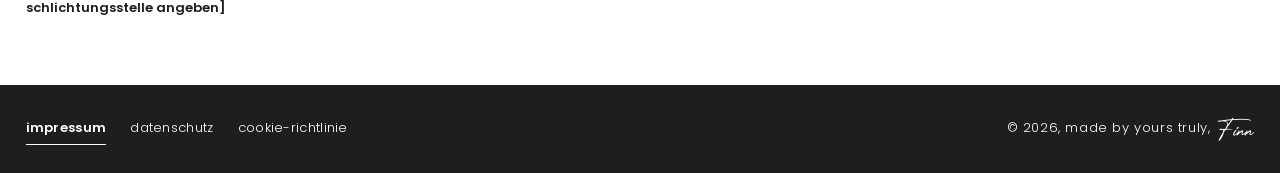
<file: impressum.html>
<!doctype html>
<html lang="de">
<head>
  <meta charset="utf-8">
  <meta name="viewport" content="width=device-width, initial-scale=1">
  <meta name="description" content="impressum des fotografie-portfolios von finn chamberlain.">
  <meta name="theme-color" content="#1E1E1E">
  <title>impressum — finn chamberlain</title>
  <link rel="stylesheet" href="styles.css?v=editorial-1">
  <script src="image-protection.js" defer></script>
  <script src="foto-daten.js?v=metadata-1" defer></script>
  <script src="script.js?v=metadata-2" defer></script>
</head>
<body>
  <a class="skip-link" href="#main">Zum Inhalt</a>
  <header class="site-header">
    <div class="header-inner">
      <a class="wordmark" href="index.html" aria-label="Finn Chamberlain, Startseite"><img src="logo/finn-chamberlain-logo.svg" alt="Finn Chamberlain — cinematic photography" width="209" height="34"></a>
      <nav aria-label="Hauptnavigation"><a href="index.html">portfolio</a><a href="brands.html">for brands</a><a href="about.html">about me</a><a href="contact.html">contact</a></nav>
      <a class="instagram-link" href="https://www.instagram.com/finnxchamberlain/" target="_blank" rel="noopener noreferrer" aria-label="Finn Chamberlain auf Instagram (neuer Tab)"><img src="resources/instagram.svg" alt="" width="20" height="20"></a>
    </div>
  </header>
  <main id="main" class="page legal-page">
    <h1>impressum</h1>
    <p class="legal-intro">angaben nach § 5 ddg. die mit eckigen klammern gekennzeichneten betreiberangaben sind noch zu ergänzen.</p>
    <section class="legal-section" aria-labelledby="operator-title">
      <h2 id="operator-title">anbieter</h2>
      <p class="legal-placeholder">[vollständiger rechtlicher name oder firma]<br>[straße und hausnummer]<br>[postleitzahl und ort]<br>[land]</p>
      <p>falls der anbieter eine juristische person ist: <span class="legal-placeholder">[rechtsform und vertretungsberechtigte person ergänzen]</span>.</p>
    </section>
    <section class="legal-section" aria-labelledby="legal-contact-title">
      <h2 id="legal-contact-title">kontakt</h2>
      <p>e-mail: <a href="mailto:hello@finnxchamberlain.com">hello@finnxchamberlain.com</a><br>unmittelbare kontaktmöglichkeit: <span class="legal-placeholder">[telefonnummer oder andere geeignete kontaktmöglichkeit ergänzen]</span></p>
    </section>
    <section class="legal-section" aria-labelledby="register-title">
      <h2 id="register-title">register- und steuerangaben</h2>
      <p>sofern einschlägig: <span class="legal-placeholder">[registergericht, registerart und registernummer ergänzen]</span>.</p>
      <p>umsatzsteuer-identifikationsnummer nach § 27a ustg, sofern erteilt: <span class="legal-placeholder">[umsatzsteuer-id ergänzen; andernfalls diesen punkt entfernen]</span>.</p>
    </section>
    <section class="legal-section" aria-labelledby="editor-title">
      <h2 id="editor-title">redaktionelle verantwortung</h2>
      <p>falls journalistisch-redaktionell gestaltete inhalte veröffentlicht werden, verantwortliche person nach § 18 abs. 2 mstv: <span class="legal-placeholder">[name und ladungsfähige anschrift ergänzen; bei nicht einschlägigen inhalten diesen punkt entfernen]</span>.</p>
    </section>
    <section class="legal-section" aria-labelledby="rights-title">
      <h2 id="rights-title">fotografien und nutzungsrechte</h2>
      <p>fotografien, texte und gestaltungen auf dieser website können urheberrechtlich geschützt sein. die darstellung räumt keine nutzungs- oder veröffentlichungsrechte ein. für eine verwendung außerhalb gesetzlich erlaubter nutzungen ist die erforderliche erlaubnis der jeweiligen rechteinhaber einzuholen. anfragen zu bildlizenzen bitte an die oben genannte e-mail-adresse richten.</p>
      <p>bildnachweise für fremde inhalte: <span class="legal-placeholder">[rechteinhaber und erforderliche bildnachweise ergänzen, insbesondere für das hintergrundfoto auf contact]</span>.</p>
    </section>
    <section class="legal-section" aria-labelledby="dispute-title">
      <h2 id="dispute-title">verbraucherstreitbeilegung</h2>
      <p class="legal-placeholder">[teilnahmebereitschaft oder teilnahmepflicht an einem streitbeilegungsverfahren vor einer verbraucherschlichtungsstelle nach § 36 vsbg bestätigen und die zutreffende erklärung ergänzen; bei einer verpflichtung auch die zuständige schlichtungsstelle angeben]</p>
    </section>
  </main>
  <footer class="site-footer">
    <nav aria-label="Rechtliches"><a href="impressum.html" aria-current="page">impressum</a><a href="datenschutz.html">datenschutz</a><a href="cookie-richtlinie.html">cookie-richtlinie</a></nav>
    <span class="footer-credit">© 2026, made by yours truly, <span class="signature">Finn</span></span>
  </footer>
</body>
</html>
</file>
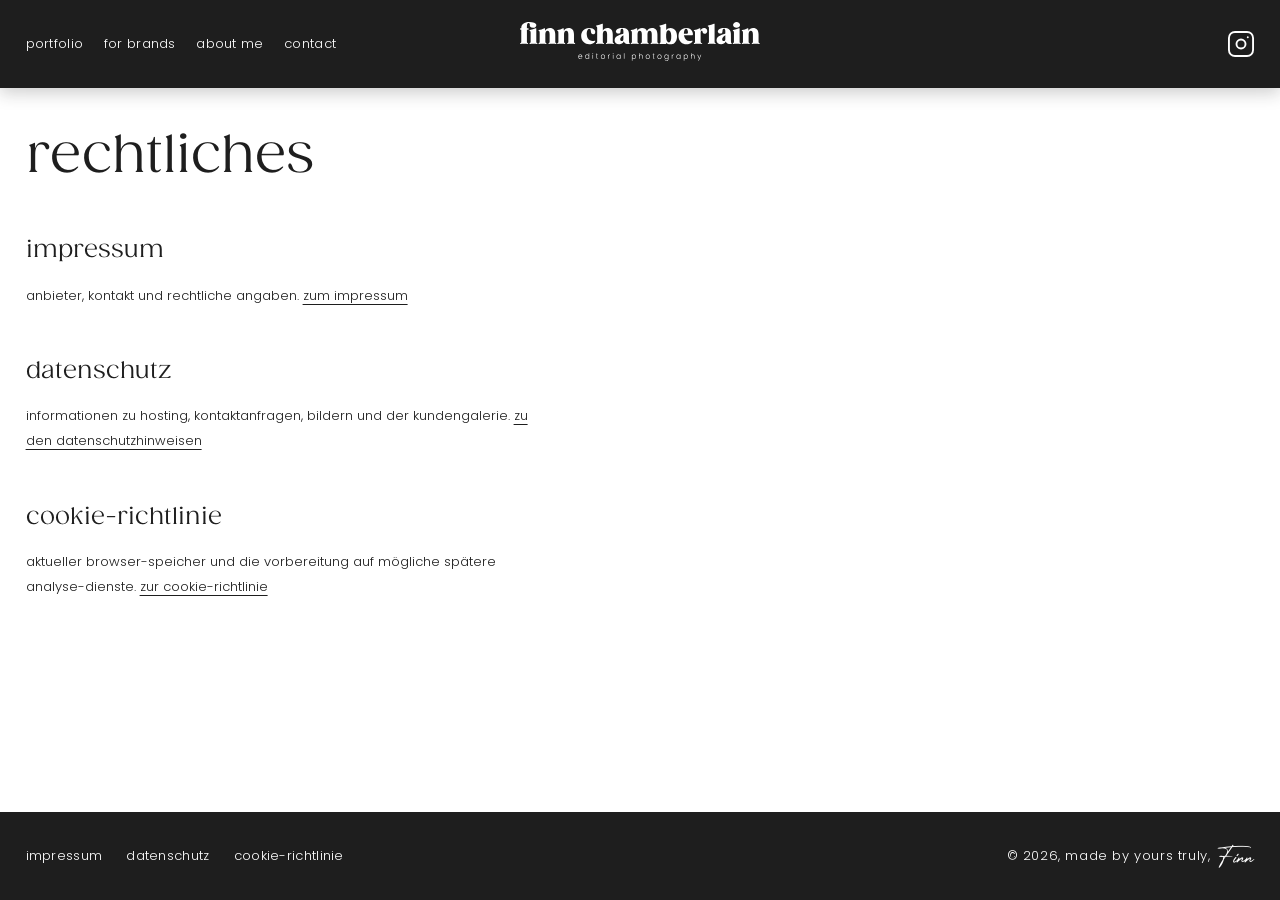
<file: legal.html>
<!doctype html>
<html lang="de">
<head>
  <meta charset="utf-8">
  <meta name="viewport" content="width=device-width, initial-scale=1">
  <meta name="theme-color" content="#1E1E1E">
  <title>rechtliches — finn chamberlain</title>
  <link rel="stylesheet" href="styles.css?v=editorial-1">
  <script src="image-protection.js" defer></script>
  <script src="foto-daten.js?v=metadata-1" defer></script>
  <script src="script.js?v=metadata-2" defer></script>
</head>
<body>
  <a class="skip-link" href="#main">Zum Inhalt</a>
  <header class="site-header">
    <div class="header-inner">
      <a class="wordmark" href="index.html" aria-label="Finn Chamberlain, Startseite"><img src="logo/finn-chamberlain-logo.svg" alt="Finn Chamberlain — cinematic photography" width="209" height="34"></a>
      <nav aria-label="Hauptnavigation"><a href="index.html">portfolio</a><a href="brands.html">for brands</a><a href="about.html">about me</a><a href="contact.html">contact</a></nav>
      <a class="instagram-link" href="https://www.instagram.com/finnxchamberlain/" target="_blank" rel="noopener noreferrer" aria-label="Finn Chamberlain auf Instagram (neuer Tab)"><img src="resources/instagram.svg" alt="" width="16" height="16"></a>
    </div>
  </header>
  <main id="main" class="page legal-page">
    <h1>rechtliches</h1>
    <section id="impressum" class="legal-section"><h2>impressum</h2><p>anbieter, kontakt und rechtliche angaben. <a href="impressum.html">zum impressum</a></p></section>
    <section id="datenschutz" class="legal-section"><h2>datenschutz</h2><p>informationen zu hosting, kontaktanfragen, bildern und der kundengalerie. <a href="datenschutz.html">zu den datenschutzhinweisen</a></p></section>
    <section id="cookies" class="legal-section"><h2>cookie-richtlinie</h2><p>aktueller browser-speicher und die vorbereitung auf mögliche spätere analyse-dienste. <a href="cookie-richtlinie.html">zur cookie-richtlinie</a></p></section>
  </main>
  <footer class="site-footer">
    <nav aria-label="Rechtliches"><a href="impressum.html">impressum</a><a href="datenschutz.html">datenschutz</a><a href="cookie-richtlinie.html">cookie-richtlinie</a></nav>
    <span class="footer-credit">© 2026, made by yours truly, <span class="signature">Finn</span></span>
  </footer>
</body>
</html>
</file>
<file: styles.css>
@charset "UTF-8";

@font-face {
  font-family: "Gazpacho";
  src: url("fonts/gazpacho-regular.otf") format("opentype");
  font-style: normal;
  font-weight: 400;
  font-display: swap;
}

@font-face {
  font-family: "Gazpacho";
  src: url("fonts/gazpacho-bold.otf") format("opentype");
  font-style: normal;
  font-weight: 700;
  font-display: swap;
}

@font-face {
  font-family: "Poppins";
  src: url("fonts/poppins-light.ttf") format("truetype");
  font-style: normal;
  font-weight: 300;
  font-display: swap;
}

@font-face {
  font-family: "Poppins";
  src: url("fonts/Poppins-SemiBold.ttf") format("truetype");
  font-style: normal;
  font-weight: 600;
  font-display: swap;
}

:root {
  --white: #ffffff;
  --black: #1e1e1e;
  --muted: var(--black);
  --line: var(--black);
  --bar-height: 88px;
  --bar-font-size: 13px;
  --bar-inset: max(calc((100% - var(--gallery-width)) / 2), calc((100% - var(--gallery-max)) / 2));
  --gallery-width: 96%;
  --gallery-max: 1840px;
  --lightbox-edge: 8px;
  --contact-photo-filter: grayscale(1);
  --page-space: clamp(32px, 3vw, 52px);
  --photo-gap: clamp(12px, 1.25vw, 24px);
  --serif: "Gazpacho", Georgia, "Times New Roman", serif;
  --sans: "Poppins", "Helvetica Neue", Helvetica, Arial, sans-serif;
  --content-width: 74%;
  --content-max: 1480px;
  --image-gap: clamp(16px, 1.25vw, 24px);
}

* { box-sizing: border-box; }
body {
  margin: 0;
  min-height: 100vh;
  display: flex;
  flex-direction: column;
  background: var(--white);
  color: var(--black);
  font-family: var(--sans);
  font-weight: 300;
  text-transform: lowercase;
  font-synthesis: none;
  -webkit-font-smoothing: antialiased;
}
a { color: inherit; text-decoration: none; }
a:focus-visible { outline: 2px solid currentColor; outline-offset: 5px; }
h1, h2, p { margin: 0; }
h1, h2, h3, h4, h5, h6 { font-family: var(--serif); font-weight: 400; }
button, input, select, textarea { font-family: inherit; font-weight: inherit; }
button, input, select, textarea { text-transform: inherit; }
img:not([src$=".svg"]) { -webkit-user-drag: none; -webkit-touch-callout: none; user-select: none; pointer-events: none; }
img.lightbox-image, #viewer-image { pointer-events: auto; }
::selection { color: var(--white); background: var(--black); }
.visually-hidden {
  position: absolute;
  width: 1px;
  height: 1px;
  padding: 0;
  margin: -1px;
  overflow: hidden;
  clip-path: inset(50%);
  white-space: nowrap;
  border: 0;
}
.skip-link {
  position: fixed;
  z-index: 10;
  top: 10px;
  left: 10px;
  padding: 12px 18px;
  color: var(--black);
  background: var(--white);
  transform: translateY(-160%);
}
.skip-link:focus { transform: translateY(0); }

.site-header {
  position: sticky;
  top: 0;
  z-index: 20;
  flex-shrink: 0;
  height: var(--bar-height);
  color: var(--white);
  background: var(--black);
  box-shadow: 0 5px 16px rgb(30 30 30 / 22%);
  transition: transform 280ms ease, opacity 280ms ease;
}
.site-header.is-hidden { transform: translateY(-100%); opacity: 0; pointer-events: none; }
.site-header:focus-within { transform: translateY(0); opacity: 1; pointer-events: auto; }
.header-inner {
  width: var(--gallery-width);
  max-width: var(--gallery-max);
  height: 100%;
  margin-inline: auto;
  display: grid;
  grid-template-columns: minmax(0, 1fr) auto minmax(0, 1fr);
  align-items: center;
  gap: 16px;
}
.wordmark {
  grid-column: 2;
  grid-row: 1;
  padding: 6px 0 10px;
  text-align: center;
  font-family: var(--serif);
  font-size: 30px;
  font-weight: 700;
  line-height: 1;
  letter-spacing: -1.8px;
  white-space: nowrap;
}
.wordmark span {
  display: block;
  margin-top: 5px;
  font-family: var(--sans);
  font-size: 9px;
  font-weight: 300;
  line-height: 1.4;
  letter-spacing: 2.5px;
}
.site-header nav {
  grid-column: 1;
  grid-row: 1;
  justify-self: start;
  display: flex;
  gap: clamp(12px, 1.6vw, 25px);
  align-items: center;
}
:is(.site-header, .site-footer) nav a {
  position: relative;
  padding: 12px 0;
  font-size: var(--bar-font-size);
  line-height: 1.4;
  letter-spacing: .3px;
  white-space: nowrap;
}
:is(.site-header, .site-footer) nav a::after {
  content: "";
  position: absolute;
  bottom: 5px;
  left: 0;
  right: 0;
  height: 1px;
  background: currentColor;
  transform: scaleX(0);
  transform-origin: left;
  transition: transform 480ms ease;
}
:is(.site-header, .site-footer) nav a[aria-current="page"] { font-weight: 700; font-synthesis: weight; }
:is(.site-header, .site-footer) nav a[aria-current="page"]::after,
:is(.site-header, .site-footer) nav a:hover::after,
:is(.site-header, .site-footer) nav a:focus-visible::after { transform: scaleX(1); }
.instagram-link { grid-column: 3; grid-row: 1; justify-self: end; display: grid; place-items: center end; width: 44px; height: 44px; }
.instagram-link img { width: 26px; height: 26px; }
.wordmark img { display: block; width: 240px; height: auto; max-height: 58px; object-fit: contain; }
.page { transition: opacity 260ms ease; }
.page.is-leaving { opacity: 0; }
.page.is-entering { animation: page-enter 380ms ease both; }
@keyframes page-enter { from { opacity: 0; } to { opacity: 1; } }
@font-face {
  font-family: "Photograph Signature";
  src: url("fonts/Photograph%20Signature.ttf") format("truetype");
  font-weight: 400;
  font-style: normal;
  font-display: swap;
}

.page {
  width: var(--gallery-width);
  max-width: var(--gallery-max);
  margin: var(--page-space) auto 0;
}
.series-heading {
  display: flex;
  justify-content: space-between;
  align-items: baseline;
  gap: 12px 28px;
  margin-bottom: 18px;
}
.series-heading h1,
.series-heading h2,
.series-heading p {
  font-size: 11px;
  font-weight: 400;
  line-height: 1.6;
  letter-spacing: 1.7px;
  text-transform: lowercase;
}
.series-heading h1, .series-heading h2 { font-size: 14px; letter-spacing: .6px; }
.series-heading p { text-align: right; color: var(--muted); font-weight: 300; }
.series-heading h2 > span, .series-heading p > span { display: inline-block; margin-inline: 2px; }
.photo-grid {
  display: grid;
  grid-template-columns: repeat(3, minmax(0, 1fr));
  gap: var(--image-gap);
}
.photo-placeholder {
  position: relative;
  min-width: 0;
  aspect-ratio: 2 / 3;
  background: var(--white);
}
.photo-placeholder span {
  position: absolute;
  bottom: 14px;
  left: 14px;
  right: 14px;
  color: var(--muted);
  font-size: 10px;
  line-height: 1.5;
  letter-spacing: .5px;
}
.photo-grid img {
  display: block;
  min-width: 0;
  width: 100%;
  height: auto;
}
.portfolio-page {
  width: var(--gallery-width);
  max-width: var(--gallery-max);
  --portfolio-gap: var(--photo-gap);
}
.portfolio-gallery { display: grid; grid-template-columns: repeat(4, minmax(0, 1fr)); gap: var(--portfolio-gap); align-items: start; }
/* Feste Gestaltungsregel: Alle Spalten enden bündig. Dafür je Spalte
   dieselbe Anzahl Hoch-/Querformate und identische Abstände beibehalten. */
.portfolio-column { display: flex; flex-direction: column; gap: var(--portfolio-gap); min-width: 0; }
.portfolio-photo { margin: 0; min-width: 0; aspect-ratio: 2 / 3; overflow: hidden; }
.portfolio-photo.is-landscape { aspect-ratio: 3 / 2; }
.portfolio-photo img { display: block; width: 100%; height: 100%; object-fit: cover; }
.portfolio-photo button { display: block; width: 100%; height: 100%; padding: 0; border: 0; background: var(--white); cursor: zoom-in; }
.portfolio-photo button:focus-visible { outline: 2px solid var(--black); outline-offset: -4px; }
.lightbox { position: fixed; inset: var(--bar-height) 0 0; z-index: 40; background: rgb(255 255 255 / 84%); color: var(--black); text-transform: none; }
.lightbox[hidden] { display: none; }
.lightbox:focus { outline: none; }
.lightbox-content { width: 100%; height: 100%; padding: 54px 0 24px; display: grid; grid-template-rows: minmax(0, 1fr) auto; gap: 18px; }
.lightbox-stage { position: relative; min-height: 0; display: flex; justify-content: center; align-items: center; }
.lightbox-picture { display: flex; justify-content: center; align-items: center; width: calc(100% - 112px); max-width: var(--gallery-max); height: 100%; min-height: 0; }
.lightbox-image { display: block; width: auto; height: auto; max-width: 100%; max-height: 100%; object-fit: contain; }
.lightbox-control { width: 44px; height: 44px; padding: 9px; display: grid; place-items: center; border: 0; color: var(--black); background: transparent; cursor: pointer; }
.lightbox-control svg { width: 26px; height: 26px; fill: none; stroke: currentColor; stroke-width: 1.75; stroke-linecap: round; stroke-linejoin: round; }
.lightbox-control:focus-visible, .brand-more-button:focus-visible { outline: 2px solid currentColor; outline-offset: 3px; }
.lightbox-close { position: absolute; top: 8px; right: var(--lightbox-edge); }
.lightbox-previous, .lightbox-next { position: absolute; top: 50%; transform: translateY(-50%); }
.lightbox-previous { left: var(--lightbox-edge); }
.lightbox-next { right: var(--lightbox-edge); }
.lightbox-caption { display: flex; justify-content: center; flex-wrap: wrap; gap: 6px 32px; padding-inline: 12px; font-size: 14px; line-height: 1.7; }
.lightbox-caption p { display: flex; gap: 6px; }
.lightbox-label { font-weight: 600; }
.lightbox-open { overflow: hidden; padding-top: var(--bar-height); }
html:has(.lightbox-open) { overflow: hidden; }
.lightbox-open .site-header { position: fixed; inset: 0 0 auto; z-index: 50; transform: none; opacity: 1; pointer-events: auto; transition: none; }

.about-layout {
  display: grid;
  grid-template-columns: minmax(0, 1.15fr) minmax(0, .85fr);
  gap: clamp(40px, 7vw, 112px);
  align-items: start;
}
.about-figure { position: relative; margin: 0; width: 100%; justify-self: end; }
.about-portrait { display: block; width: 100%; height: auto; }
.photo-notes { position: absolute; inset: 0; pointer-events: none; }
.photo-note { position: absolute; width: clamp(140px, 17vw, 210px); color: var(--black); font-family: "Photograph Signature", cursive; font-size: clamp(22px, 2vw, 28px); line-height: 1.2; }
.photo-note > span { display: block; }
.photo-note svg { display: block; width: 100%; height: auto; fill: none; stroke: currentColor; stroke-width: 1.25; stroke-linecap: round; stroke-linejoin: round; }
.note-intro { left: 5%; top: 9%; transform: rotate(-5deg); }
.note-coffee { left: 4%; bottom: 20%; transform: rotate(4deg); }
.note-cats { right: 4%; bottom: 8%; text-align: right; transform: rotate(-4deg); }
.about-copy { min-width: 0; }
.about-quote { margin: 0; font-family: var(--serif); font-weight: 400; font-size: clamp(25px, 3.3vw, 48px); line-height: 1.2; letter-spacing: -.7px; text-transform: none; text-wrap: balance; }
.about-author { margin: 20px 0 40px; font-family: var(--sans); font-size: var(--bar-font-size); line-height: 1.8; text-transform: none; }
.about-prose {
  max-width: 78ch;
  font-family: var(--sans);
  font-size: var(--bar-font-size);
  text-transform: none;
  line-height: 1.95;
  text-align: justify;
  text-align-last: left;
  -webkit-hyphens: auto;
  hyphens: auto;
  overflow-wrap: break-word;
}
.about-prose p + p { margin-top: 20px; }
.about-signature { margin-top: 30px; padding-left: 8px; font-family: "Photograph Signature", cursive; font-size: clamp(46px, 5vw, 68px); line-height: 1.3; text-transform: none; }
.draft-note { color: var(--muted); }
.about-publications { margin-top: 40px; font-family: var(--sans); font-size: var(--bar-font-size); line-height: 2; }
.about-publications h2 { margin: 0 0 12px; font-family: var(--sans); font-size: inherit; font-weight: 600; }
.about-publications ul { list-style: none; margin: 0; padding: 0; }
.about-publications li { display: grid; grid-template-columns: 3.5ch 4.5ch 1.5ch minmax(0, 1fr); gap: 10px; align-items: baseline; font-variant-numeric: tabular-nums; }
.site-footer {
  width: 100%;
  height: var(--bar-height);
  flex-shrink: 0;
  margin-top: auto;
  padding: 0 var(--bar-inset);
  display: flex;
  justify-content: space-between;
  align-items: center;
  gap: 20px;
  font-size: var(--bar-font-size);
  line-height: 1.6;
  letter-spacing: .6px;
  color: var(--white);
  background: var(--black);
}
.page { margin-bottom: 64px; }
.site-footer nav { display: flex; gap: 24px; }
.footer-credit { display: flex; gap: 7px; align-items: center; white-space: nowrap; }
.signature { font-family: "Photograph Signature", cursive; font-size: 26px; line-height: 1; letter-spacing: 0; text-transform: none; }
.legal-section { margin-top: 48px; scroll-margin-top: calc(var(--bar-height) + 24px); }
.legal-section h2 { margin-bottom: 16px; }
.legal-section p { font-size: 14px; line-height: 1.9; max-width: 65ch; }
.legal-page { overflow-wrap: anywhere; }
.legal-page h1 { font-size: clamp(32px, 4vw, 54px); }
.legal-intro { margin-top: 24px; max-width: 85ch; font-size: var(--bar-font-size); line-height: 1.9; }
.legal-section { max-width: 85ch; }
.legal-section h2 { font-size: 23px; line-height: 1.4; }
.legal-section p, .legal-section li, .legal-section dd, .legal-section dt { font-size: var(--bar-font-size); line-height: 1.9; }
.legal-section p + p { margin-top: 14px; }
.legal-section ul { padding-left: 20px; }
.legal-section dl { margin: 0; }
.legal-section dd { margin: 0 0 16px; overflow-wrap: anywhere; }
.legal-section dt { font-weight: 600; }
.legal-section a, .legal-intro a { text-decoration: underline; text-underline-offset: 4px; overflow-wrap: anywhere; }
.legal-placeholder { font-weight: 600; }

.brand-heading { display: flex; flex-wrap: wrap; justify-content: space-between; align-items: center; gap: 20px; margin-bottom: var(--photo-gap); }
.brand-identity { display: flex; align-items: center; gap: 16px; min-width: 0; }
.brand-heading h2 { font-size: clamp(18px, 1.8vw, 26px); }
.brand-heading > p { font-size: var(--bar-font-size); }
.brand-logo { display: block; width: 64px; height: 64px; flex: 0 0 auto; object-fit: contain; }
.brand-logo--vintage { width: 104px; }
.brand-composition { display: grid; grid-template-columns: repeat(4, minmax(0, 1fr)); gap: var(--photo-gap); align-items: start; }
.brand-composition figure { margin: 0; overflow: hidden; min-width: 0; min-height: 0; }
.brand-portrait, .brand-landscape-stack { aspect-ratio: 2 / 3; min-width: 0; overflow: hidden; }
.brand-composition img { display: block; width: 100%; height: 100%; object-fit: cover; }
.brand-landscape-stack { display: grid; grid-template-rows: repeat(2, minmax(0, 1fr)); gap: var(--photo-gap); }
.brand-more { position: relative; }
.brand-more-button { position: absolute; inset: 0; width: 100%; height: 100%; border: 0; padding: 16px; display: flex; flex-direction: column; gap: 16px; justify-content: center; align-items: center; color: var(--white); background: rgb(30 30 30 / 45%); cursor: pointer; font-size: 13px; }
.more-circle { display: grid; place-items: center; width: clamp(40px, 4.5vw, 64px); aspect-ratio: 1; border-radius: 50%; background: var(--white); color: var(--black); }
.more-circle svg { width: 26px; height: 26px; fill: none; stroke: currentColor; stroke-width: 1.25; stroke-linecap: round; }
.brand-divider { margin: var(--page-space) 0; border: 0; border-top: 1px solid var(--black); }
.brands-cta { text-align: center; padding: var(--page-space) 0; }
.brands-cta h2 { font-size: clamp(26px, 3.4vw, 48px); line-height: 1.25; margin-bottom: 24px; }
.cta-button { display: inline-flex; align-items: center; gap: 32px; padding: 15px 24px; border: 1px solid var(--black); color: var(--white); background: var(--black); font-size: 13px; transition: background 180ms ease, color 180ms ease; }
.cta-button:hover { background: var(--white); color: var(--black); }
html:has(.is-contact) { height: 100%; overflow: hidden; }
body.is-contact { height: 100vh; height: 100dvh; min-height: 0; overflow: hidden; padding-block: var(--bar-height); }
.is-contact .site-header { position: fixed; inset: 0 0 auto; transform: none; opacity: 1; pointer-events: auto; }
.is-contact .site-footer { position: fixed; inset: auto 0 0; margin: 0; }
.is-contact .contact-page { position: relative; flex: 1; min-height: 0; margin: min(var(--page-space), 5dvh) auto; display: grid; place-items: center; }
.contact-background { position: absolute; inset: 0; width: 100%; height: 100%; object-fit: cover; opacity: .22; filter: var(--contact-photo-filter); }
.contact-center { position: relative; z-index: 1; text-align: center; padding: 12px; font-family: var(--sans); font-size: clamp(16px, 2.3vw, 32px); line-height: 1.5; }
.contact-email { font-size: inherit; }
.contact-center p { margin-top: 12px; font-size: inherit; }
.contact-email, .contact-instagram { font-weight: 600; text-decoration: underline; text-underline-offset: 4px; }
.contact-center p > span { font-weight: 300; }

@media (max-width: 1200px) {
  :root { --bar-height: 112px; }
  .header-inner { grid-template-rows: 66px 46px; }
  .site-header nav { grid-column: 1 / -1; grid-row: 2; justify-self: start; }
  .wordmark { font-size: 28px; }
  .site-footer { flex-direction: column; justify-content: center; align-items: stretch; gap: 14px; }
  .site-footer > :last-child { align-self: flex-end; }
}
@media (max-width: 1200px) {
  :root { --content-width: 86%; --image-gap: 20px; }
}
@media (max-width: 1000px) {
  .about-layout { gap: 32px; }
}
@media (max-width: 700px) {
  :root { --content-width: 90%; --image-gap: 14px; --bar-font-size: 12px; --gallery-width: 96%; }
  .header-inner { gap: 0; }
  .wordmark { font-size: 25px; padding: 3px 0 7px; }
  .wordmark img { width: 210px; max-height: 50px; }
  .wordmark span { font-size: 8px; letter-spacing: 2px; }
  .site-header nav { gap: clamp(10px, 3vw, 20px); }
  :is(.site-header, .site-footer) nav a { padding: 15px 0; }
  :is(.site-header, .site-footer) nav a::after { bottom: 8px; }
  .page { margin-top: 27px; }
  .series-heading { flex-wrap: wrap; gap: 4px 16px; margin-bottom: 12px; }
  .series-heading h1, .series-heading h2, .series-heading p { font-size: 10px; letter-spacing: 1px; }
  .series-heading h1, .series-heading h2 { font-size: 13px; letter-spacing: .5px; }
  .series-heading p { text-align: left; }
  .photo-grid { grid-template-columns: repeat(2, minmax(0, 1fr)); }
  .portfolio-gallery { grid-template-columns: repeat(2, minmax(0, 1fr)); }
  .photo-placeholder span { bottom: 10px; left: 10px; right: 10px; font-size: 9px; }
  .about-layout { grid-template-columns: 1fr; gap: 0; }
  .about-copy { display: contents; }
  .about-quote { order: 1; }
  .about-author { order: 2; margin-bottom: 28px; }
  .about-figure { order: 3; margin-bottom: 32px; }
  .about-prose { order: 4; }
  .about-signature { order: 5; }
  .about-publications { order: 6; }
  .about-prose { max-width: none; line-height: 1.9; }
  .about-figure { max-width: 480px; }
  .page { margin-bottom: 32px; }
  .site-footer { padding: 12px var(--bar-inset); }
  .site-footer nav { gap: clamp(10px, 3vw, 18px); }
  :root { --page-space: 27px; }
  .brand-composition { grid-template-columns: repeat(2, minmax(0, 1fr)); }
  .lightbox-content { padding-bottom: 18px; gap: 12px; }
  .lightbox-picture { width: calc(100% - 96px); }
}
@media (max-width: 440px) {
  .portfolio-gallery { grid-template-columns: 1fr; }
  .brand-composition { grid-template-columns: 1fr; }
  .photo-grid, .about-layout { grid-template-columns: 1fr; }
}

@media (max-height: 400px) {
  .is-contact { --bar-height: 72px; --bar-font-size: 11px; }
  .is-contact .wordmark img { max-height: 30px; width: 180px; }
  .is-contact .site-footer { padding-block: 0; gap: 4px; }
  .is-contact :is(.site-header, .site-footer) nav a { padding-block: 7px; }
  .is-contact .contact-center { padding: 4px; }
  .is-contact .contact-center p { margin-top: 4px; }
  .lightbox-content { padding-top: 44px; padding-bottom: 8px; gap: 4px; }
}
@media (max-height: 400px) and (max-width: 1200px) {
  .is-contact .header-inner { grid-template-rows: 40px 32px; }
}

@media (prefers-reduced-motion: reduce) {
  *, *::before, *::after { transition: none !important; animation: none !important; }
}
</file>
<file: galerie/gallery.css>
[hidden] { display: none !important; }
button, input { font: inherit; }
button { cursor: pointer; }
button:disabled { cursor: wait; opacity: .5; }
button:focus-visible, input:focus-visible { outline: 2px solid currentColor; outline-offset: 4px; }
.gallery-page { min-height: 60vh; }
.customer-gallery-page { width: var(--gallery-width); max-width: var(--gallery-max); }
.gallery-gate { max-width: 480px; margin: clamp(50px, 8vw, 110px) auto; }
.form-eyebrow { color: var(--muted); font-size: 10px; letter-spacing: 1.6px; text-transform: uppercase; }
.gallery-gate h2 { margin: 18px 0; font-size: clamp(22px, 2vw, 28px); line-height: 1.4; font-weight: 400; }
.gallery-gate > p:not(.form-eyebrow), .muted-copy, .form-help { color: var(--muted); font-size: 13px; line-height: 1.8; }
.gallery-form { display: grid; gap: 14px; margin-top: 30px; }
.gallery-form label { font-size: 10px; letter-spacing: 1.3px; text-transform: uppercase; }
.gallery-form input { width: 100%; min-width: 0; border: 1px solid #bcbcbc; border-radius: 0; background: white; color: var(--black); padding: 14px; font-size: 14px; }
.gallery-form input[aria-invalid="true"] { border-color: #a12626; }
.solid-button { display: inline-flex; justify-content: center; align-items: center; flex-wrap: wrap; gap: 12px; min-height: 46px; padding: 14px 20px; border: 1px solid var(--black); border-radius: 0; background: var(--black); color: white; font-size: 10px; line-height: 1.5; letter-spacing: 1.2px; text-transform: uppercase; text-align: center; }
.solid-button:hover { background: #333; }
.button-note { font-size: 9px; opacity: .75; }
.text-button { display: inline-flex; justify-content: center; align-items: center; min-height: 44px; padding: 10px 0; border: 0; background: transparent; color: inherit; font-size: 10px; letter-spacing: 1px; line-height: 1.5; text-transform: uppercase; }
.text-button:hover { text-decoration: underline; text-underline-offset: 4px; }
.status-message { min-height: 1.7em; font-size: 12px; line-height: 1.7; overflow-wrap: anywhere; }
.status-message:empty { min-height: 0; }
.message { margin: 24px 0; padding: 20px; border: 1px solid var(--line); font-size: 13px; line-height: 1.8; }
.gallery-toolbar { display: flex; justify-content: space-between; align-items: center; gap: 24px; padding: 30px 0; border-top: 1px solid var(--line); }
.gallery-toolbar h2 { font-size: 17px; font-weight: 400; letter-spacing: 1px; text-transform: uppercase; margin-bottom: 6px; }
.toolbar-actions { display: flex; align-items: center; flex-wrap: wrap; gap: 20px; }
.empty-state { padding: 75px 0; text-align: center; }
.empty-state h3 { font-size: 20px; font-weight: 400; }
.empty-state p { font-size: 13px; color: var(--muted); line-height: 1.8; }
.gallery-layout { display: grid; grid-template-columns: 260px minmax(0, 1fr); grid-template-areas: "sidebar photos"; align-items: start; gap: clamp(30px, 4vw, 64px); margin-top: 38px; }
.gallery-layout > .gallery-sidebar { grid-area: sidebar; }
.gallery-sidebar { position: sticky; top: 24px; min-width: 0; align-self: start; max-height: calc(100dvh - 48px); overflow-y: auto; scrollbar-width: thin; padding-right: 8px; }
.mobile-sidebar-button { display: none; }
.gallery-drawer { position: fixed; inset: 0 auto 0 0; width: min(340px, calc(100vw - 28px)); height: 100dvh; max-width: none; max-height: none; margin: 0; padding: 22px; border: 0; border-right: 1px solid var(--line); background: white; color: var(--black); overflow-y: auto; overscroll-behavior: contain; }
.gallery-drawer::backdrop { background: rgb(0 0 0 / .45); }
.gallery-drawer .gallery-sidebar { position: static; max-height: none; overflow: visible; padding: 0; }
.drawer-close { display: flex; margin: 0 0 18px auto; }
html.gallery-modal-open { overflow: hidden; }
.gallery-sidebar h2 { margin: 16px 0 26px; font-size: 24px; font-weight: 400; letter-spacing: -.5px; }
.gallery-facts { margin: 0 0 26px; }
.gallery-facts > div { display: flex; justify-content: space-between; align-items: baseline; gap: 14px; padding: 12px 0; border-bottom: 1px solid var(--line); }
.gallery-facts dt { color: var(--muted); font-size: 10px; line-height: 1.7; }
.gallery-facts dd { margin: 0; font-size: 11px; line-height: 1.7; text-align: right; }
.gallery-facts .gallery-count-row { padding-top: 0; }
.gallery-count-row dd { font-size: 19px; letter-spacing: -.3px; }
.gallery-facts time { display: block; max-width: 140px; }
.gallery-sidebar .solid-button { width: 100%; flex-direction: column; gap: 6px; }
.sidebar-help { margin: 14px 0 0; color: var(--muted); font-size: 11px; line-height: 1.8; }
.sidebar-guide { margin-top: 26px; }
.sidebar-guide h3 { margin: 0 0 9px; font-size: 10px; font-weight: 400; letter-spacing: 1px; text-transform: uppercase; }
.sidebar-guide p { margin: 0; color: var(--muted); font-size: 11px; line-height: 1.8; }
.sidebar-actions { display: flex; flex-wrap: wrap; justify-content: space-between; gap: 12px; margin-top: 20px; padding-top: 12px; border-top: 1px solid var(--line); }
.sidebar-actions .text-button { font-size: 9px; }
.sidebar-contact { display: inline-block; margin-top: 10px; padding: 8px 0; font-size: 10px; line-height: 1.8; color: var(--muted); }
.sidebar-contact:hover { text-decoration: underline; text-underline-offset: 4px; }
.gallery-content { grid-area: photos; min-width: 0; }
.collection-heading { display: flex; justify-content: space-between; align-items: baseline; flex-wrap: wrap; gap: 10px; margin-bottom: 20px; padding-bottom: 16px; border-bottom: 1px solid var(--line); }
.collection-heading h2, .collection-heading p { font-size: 10px; font-weight: 400; letter-spacing: 1px; line-height: 1.7; text-transform: uppercase; }
.collection-heading p { font-size: 9px; color: var(--muted); font-weight: 300; }
.customer-grid { display: grid; grid-template-columns: repeat(3, minmax(0, 1fr)); gap: 30px var(--image-gap); }
.customer-grid figure { margin: 0; min-width: 0; }
.photo-open { display: block; padding: 0; width: 100%; border: 0; background: #eee; cursor: zoom-in; }
.photo-open img { display: block; width: 100%; aspect-ratio: 4 / 5; object-fit: cover; }
.customer-grid figcaption { display: flex; flex-wrap: wrap; justify-content: space-between; gap: 5px 12px; margin-top: 12px; color: var(--muted); font-size: 10px; line-height: 1.6; overflow-wrap: anywhere; }
.photo-filename { flex: 1 1 120px; color: var(--black); }
.photo-filesize { white-space: nowrap; }
.photo-viewer { width: min(1200px, 96vw); max-width: 96vw; max-height: 96dvh; margin: auto; padding: 18px 24px; border: 0; background: #111; color: white; }
.photo-viewer { text-transform: none; }
.photo-viewer::backdrop { background: rgb(0 0 0 / .88); }
.viewer-toolbar, .viewer-footer { display: flex; justify-content: space-between; align-items: center; gap: 20px; font-size: 11px; }
.viewer-meta { margin-top: 6px; max-width: 70vw; color: #c6c6c6; font-size: 11px; line-height: 1.6; overflow-wrap: anywhere; }
.viewer-stage { height: min(72dvh, 850px); display: grid; place-items: center; margin: 12px 0; }
.viewer-stage img { display: block; max-width: 100%; max-height: 100%; object-fit: contain; }
.admin-intro { max-width: 650px; margin: 45px 0 25px; }
.admin-intro h2 { font-size: 24px; font-weight: 400; line-height: 1.4; margin-bottom: 18px; }
.admin-intro p { font-size: 13px; line-height: 1.8; color: var(--muted); }
.admin-connect { max-width: 580px; }
.form-help { font-size: 11px; }
.form-help a, .result-links a { text-decoration: underline; text-underline-offset: 3px; }
.upload-zone { margin-top: 30px; padding: 32px; border: 1px dashed #999; }
.upload-zone.is-dragging { background: #f3f3f3; border-color: #111; }
.upload-zone label { display: block; font-size: 12px; letter-spacing: 1px; text-transform: uppercase; margin-bottom: 18px; }
.upload-zone input { display: block; max-width: 100%; font-size: 13px; }
.upload-zone p { margin-top: 14px; font-size: 12px; line-height: 1.8; color: var(--muted); }
.upload-files { padding: 0; margin: 24px 0; list-style: none; }
.upload-files li { display: flex; justify-content: space-between; gap: 20px; padding: 12px 0; border-bottom: 1px solid var(--line); font-size: 12px; line-height: 1.6; overflow-wrap: anywhere; }
.upload-files li span:last-child { white-space: nowrap; color: var(--muted); }
.upload-progress { width: 100%; height: 8px; accent-color: #111; margin: 20px 0; }
.upload-actions { display: flex; align-items: center; flex-wrap: wrap; gap: 20px; margin-bottom: 20px; }
.result-links { margin-top: 18px; font-size: 12px; line-height: 1.8; }
.result-links a { display: inline-block; margin: 0 20px 10px 0; }
:is(.form-eyebrow, .gallery-form label, .solid-button, .text-button, .gallery-toolbar h2, .sidebar-guide h3, .collection-heading h2, .collection-heading p, .upload-zone label) { text-transform: lowercase; }
@media (max-width: 1200px) {
  .customer-grid { grid-template-columns: repeat(2, minmax(0, 1fr)); }
}
@media (max-width: 900px) {
  .gallery-toolbar { align-items: start; flex-direction: column; }
}
@media (max-width: 760px) {
  .gallery-layout { grid-template-columns: minmax(0, 1fr); grid-template-areas: "photos"; gap: 0; margin-top: 26px; }
  .mobile-sidebar-button { display: flex; width: 100%; margin-bottom: 24px; }
}
@media (max-width: 500px) {
  .gallery-gate { margin: 45px auto; }
  .toolbar-actions { gap: 15px; }
  .toolbar-actions .solid-button { width: 100%; }
  .customer-grid { gap: 22px 12px; }
  .photo-viewer { padding: 10px 14px; }
  .viewer-footer { gap: 12px; }
  .viewer-footer .text-button { font-size: 9px; letter-spacing: .4px; }
  .viewer-stage { height: 65dvh; }
  .upload-zone { padding: 20px; }
}
</file>
